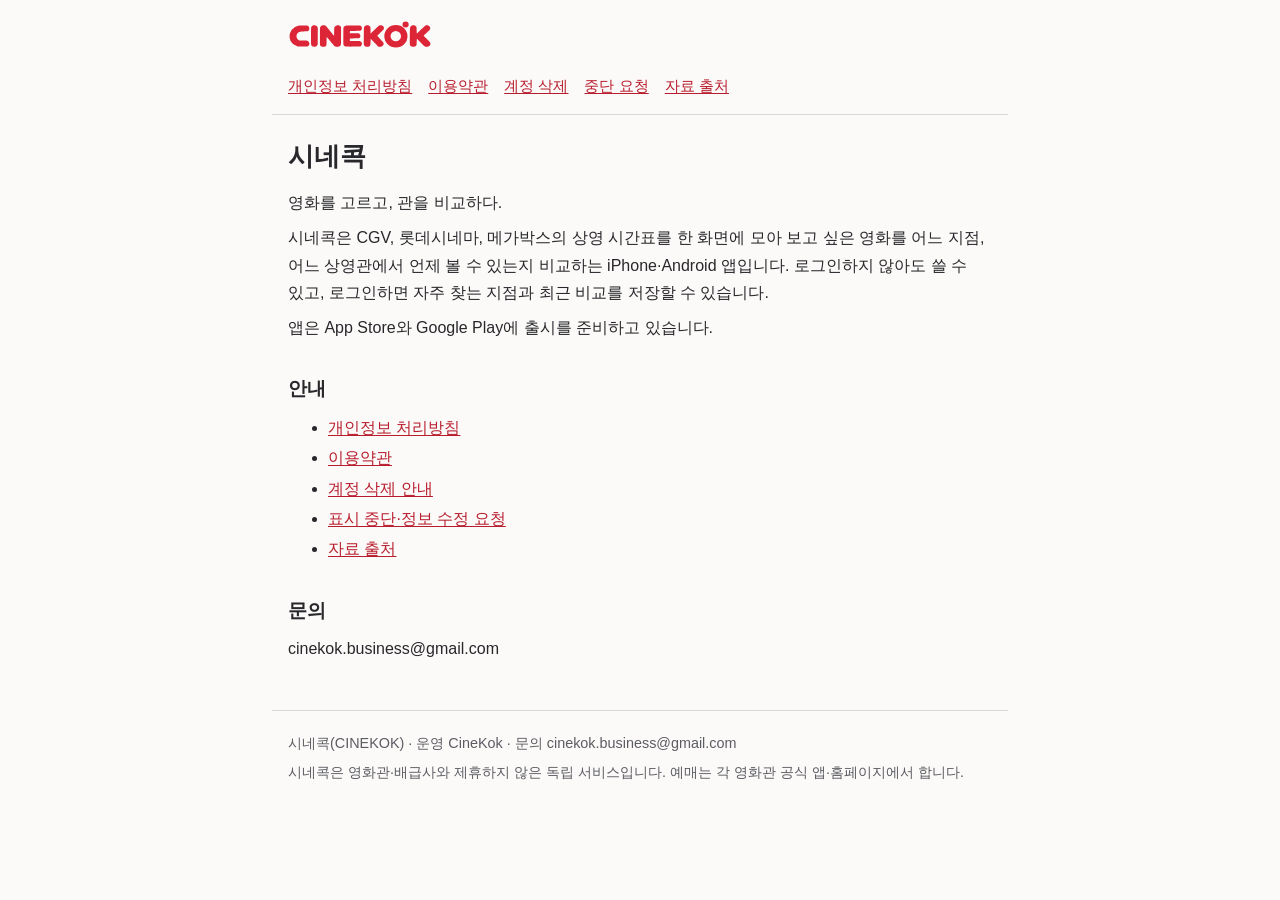
<file: index.html>
<!doctype html>
<html lang="ko">
<head>
<meta charset="utf-8">
<meta name="viewport" content="width=device-width, initial-scale=1">
<meta http-equiv="Content-Security-Policy" content="default-src 'none'; style-src 'self'; img-src 'self'; base-uri 'none'; form-action 'none'">
<meta name="referrer" content="no-referrer">
<meta name="description" content="영화관 상영 시간표와 상영관을 한 화면에서 비교하는 앱 시네콕의 안내 페이지입니다.">
<title>시네콕</title>
<link rel="icon" href="assets/favicon.svg" type="image/svg+xml">
<link rel="stylesheet" href="style.css">
</head>
<body>
<a class="skip" href="#main">본문으로 건너뛰기</a>
<header>
<a class="home" href="index.html"><picture><source srcset="assets/wordmark-dark.svg" media="(prefers-color-scheme: dark)"><img src="assets/wordmark.svg" alt="시네콕 홈" width="144" height="29"></picture></a>
<nav aria-label="안내 페이지"><ul><li><a href="privacy.html">개인정보 처리방침</a></li><li><a href="terms.html">이용약관</a></li><li><a href="delete-account.html">계정 삭제</a></li><li><a href="takedown.html">중단 요청</a></li><li><a href="sources.html">자료 출처</a></li></ul></nav>
</header>
<main id="main">
<h1>시네콕</h1>
<p>영화를 고르고, 관을 비교하다.</p>
<p>시네콕은 CGV, 롯데시네마, 메가박스의 상영 시간표를 한 화면에 모아 보고 싶은 영화를 어느 지점, 어느 상영관에서 언제 볼 수 있는지 비교하는 iPhone·Android 앱입니다. 로그인하지 않아도 쓸 수 있고, 로그인하면 자주 찾는 지점과 최근 비교를 저장할 수 있습니다.</p>
<p>앱은 App Store와 Google Play에 출시를 준비하고 있습니다.</p>
<h2 id="s1">안내</h2>
<ul><li><a href="privacy.html">개인정보 처리방침</a></li><li><a href="terms.html">이용약관</a></li><li><a href="delete-account.html">계정 삭제 안내</a></li><li><a href="takedown.html">표시 중단·정보 수정 요청</a></li><li><a href="sources.html">자료 출처</a></li></ul>
<h2 id="s2">문의</h2>
<p>cinekok.business@gmail.com</p>
</main>
<footer>
<p>시네콕(CINEKOK) · 운영 CineKok · 문의 cinekok.business@gmail.com</p>
<p>시네콕은 영화관·배급사와 제휴하지 않은 독립 서비스입니다. 예매는 각 영화관 공식 앱·홈페이지에서 합니다.</p>
</footer>
</body>
</html>
</file>
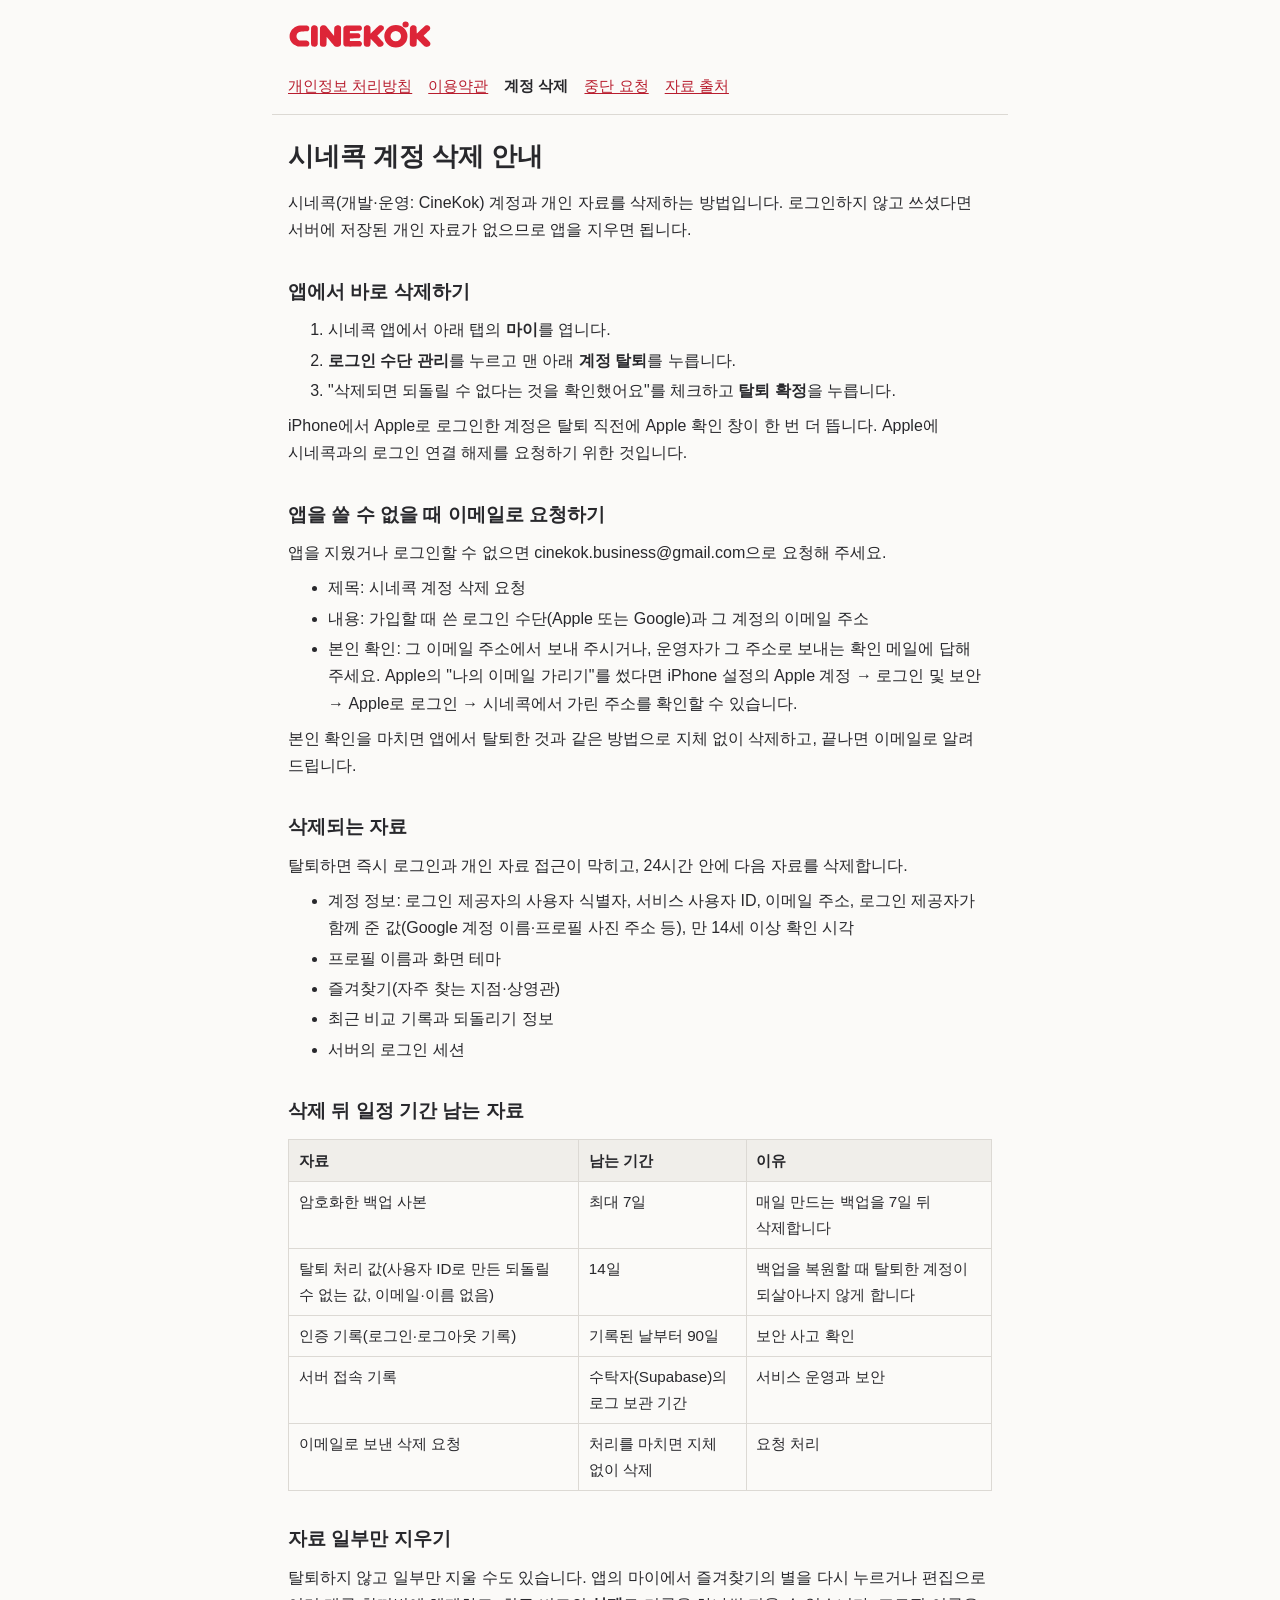
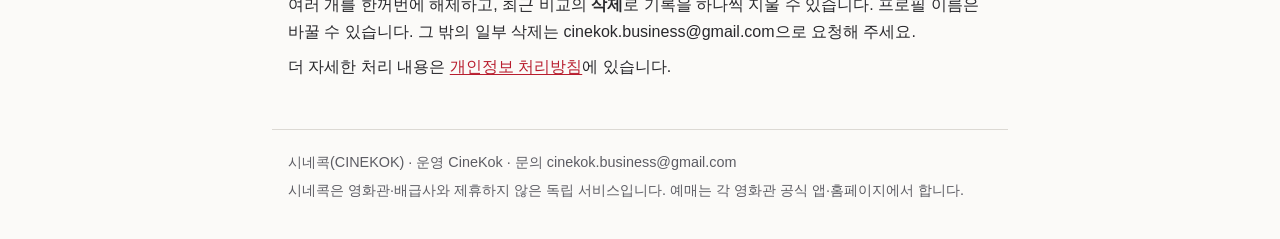
<file: delete-account.html>
<!doctype html>
<html lang="ko">
<head>
<meta charset="utf-8">
<meta name="viewport" content="width=device-width, initial-scale=1">
<meta http-equiv="Content-Security-Policy" content="default-src 'none'; style-src 'self'; img-src 'self'; base-uri 'none'; form-action 'none'">
<meta name="referrer" content="no-referrer">
<meta name="description" content="시네콕 계정과 개인 자료를 삭제하는 방법, 삭제되는 자료와 남는 기간을 안내합니다.">
<title>시네콕 계정 삭제 안내 · 시네콕</title>
<link rel="icon" href="assets/favicon.svg" type="image/svg+xml">
<link rel="stylesheet" href="style.css">
</head>
<body>
<a class="skip" href="#main">본문으로 건너뛰기</a>
<header>
<a class="home" href="index.html"><picture><source srcset="assets/wordmark-dark.svg" media="(prefers-color-scheme: dark)"><img src="assets/wordmark.svg" alt="시네콕 홈" width="144" height="29"></picture></a>
<nav aria-label="안내 페이지"><ul><li><a href="privacy.html">개인정보 처리방침</a></li><li><a href="terms.html">이용약관</a></li><li><a href="delete-account.html" aria-current="page">계정 삭제</a></li><li><a href="takedown.html">중단 요청</a></li><li><a href="sources.html">자료 출처</a></li></ul></nav>
</header>
<main id="main">
<h1>시네콕 계정 삭제 안내</h1>
<p>시네콕(개발·운영: CineKok) 계정과 개인 자료를 삭제하는 방법입니다. 로그인하지 않고 쓰셨다면 서버에 저장된 개인 자료가 없으므로 앱을 지우면 됩니다.</p>
<h2 id="s1">앱에서 바로 삭제하기</h2>
<ol><li>시네콕 앱에서 아래 탭의 <strong>마이</strong>를 엽니다.</li><li><strong>로그인 수단 관리</strong>를 누르고 맨 아래 <strong>계정 탈퇴</strong>를 누릅니다.</li><li>"삭제되면 되돌릴 수 없다는 것을 확인했어요"를 체크하고 <strong>탈퇴 확정</strong>을 누릅니다.</li></ol>
<p>iPhone에서 Apple로 로그인한 계정은 탈퇴 직전에 Apple 확인 창이 한 번 더 뜹니다. Apple에 시네콕과의 로그인 연결 해제를 요청하기 위한 것입니다.</p>
<h2 id="s2">앱을 쓸 수 없을 때 이메일로 요청하기</h2>
<p>앱을 지웠거나 로그인할 수 없으면 cinekok.business@gmail.com으로 요청해 주세요.</p>
<ul><li>제목: 시네콕 계정 삭제 요청</li><li>내용: 가입할 때 쓴 로그인 수단(Apple 또는 Google)과 그 계정의 이메일 주소</li><li>본인 확인: 그 이메일 주소에서 보내 주시거나, 운영자가 그 주소로 보내는 확인 메일에 답해 주세요. Apple의 "나의 이메일 가리기"를 썼다면 iPhone 설정의 Apple 계정 → 로그인 및 보안 → Apple로 로그인 → 시네콕에서 가린 주소를 확인할 수 있습니다.</li></ul>
<p>본인 확인을 마치면 앱에서 탈퇴한 것과 같은 방법으로 지체 없이 삭제하고, 끝나면 이메일로 알려 드립니다.</p>
<h2 id="s3">삭제되는 자료</h2>
<p>탈퇴하면 즉시 로그인과 개인 자료 접근이 막히고, 24시간 안에 다음 자료를 삭제합니다.</p>
<ul><li>계정 정보: 로그인 제공자의 사용자 식별자, 서비스 사용자 ID, 이메일 주소, 로그인 제공자가 함께 준 값(Google 계정 이름·프로필 사진 주소 등), 만 14세 이상 확인 시각</li><li>프로필 이름과 화면 테마</li><li>즐겨찾기(자주 찾는 지점·상영관)</li><li>최근 비교 기록과 되돌리기 정보</li><li>서버의 로그인 세션</li></ul>
<h2 id="s4">삭제 뒤 일정 기간 남는 자료</h2>
<div class="table"><table><thead><tr><th scope="col">자료</th><th scope="col">남는 기간</th><th scope="col">이유</th></tr></thead><tbody><tr><td>암호화한 백업 사본</td><td>최대 7일</td><td>매일 만드는 백업을 7일 뒤 삭제합니다</td></tr><tr><td>탈퇴 처리 값(사용자 ID로 만든 되돌릴 수 없는 값, 이메일·이름 없음)</td><td>14일</td><td>백업을 복원할 때 탈퇴한 계정이 되살아나지 않게 합니다</td></tr><tr><td>인증 기록(로그인·로그아웃 기록)</td><td>기록된 날부터 90일</td><td>보안 사고 확인</td></tr><tr><td>서버 접속 기록</td><td>수탁자(Supabase)의 로그 보관 기간</td><td>서비스 운영과 보안</td></tr><tr><td>이메일로 보낸 삭제 요청</td><td>처리를 마치면 지체 없이 삭제</td><td>요청 처리</td></tr></tbody></table></div>
<h2 id="s5">자료 일부만 지우기</h2>
<p>탈퇴하지 않고 일부만 지울 수도 있습니다. 앱의 마이에서 즐겨찾기의 별을 다시 누르거나 편집으로 여러 개를 한꺼번에 해제하고, 최근 비교의 <strong>삭제</strong>로 기록을 하나씩 지울 수 있습니다. 프로필 이름은 바꿀 수 있습니다. 그 밖의 일부 삭제는 cinekok.business@gmail.com으로 요청해 주세요.</p>
<p>더 자세한 처리 내용은 <a href="privacy.html">개인정보 처리방침</a>에 있습니다.</p>
</main>
<footer>
<p>시네콕(CINEKOK) · 운영 CineKok · 문의 cinekok.business@gmail.com</p>
<p>시네콕은 영화관·배급사와 제휴하지 않은 독립 서비스입니다. 예매는 각 영화관 공식 앱·홈페이지에서 합니다.</p>
</footer>
</body>
</html>
</file>
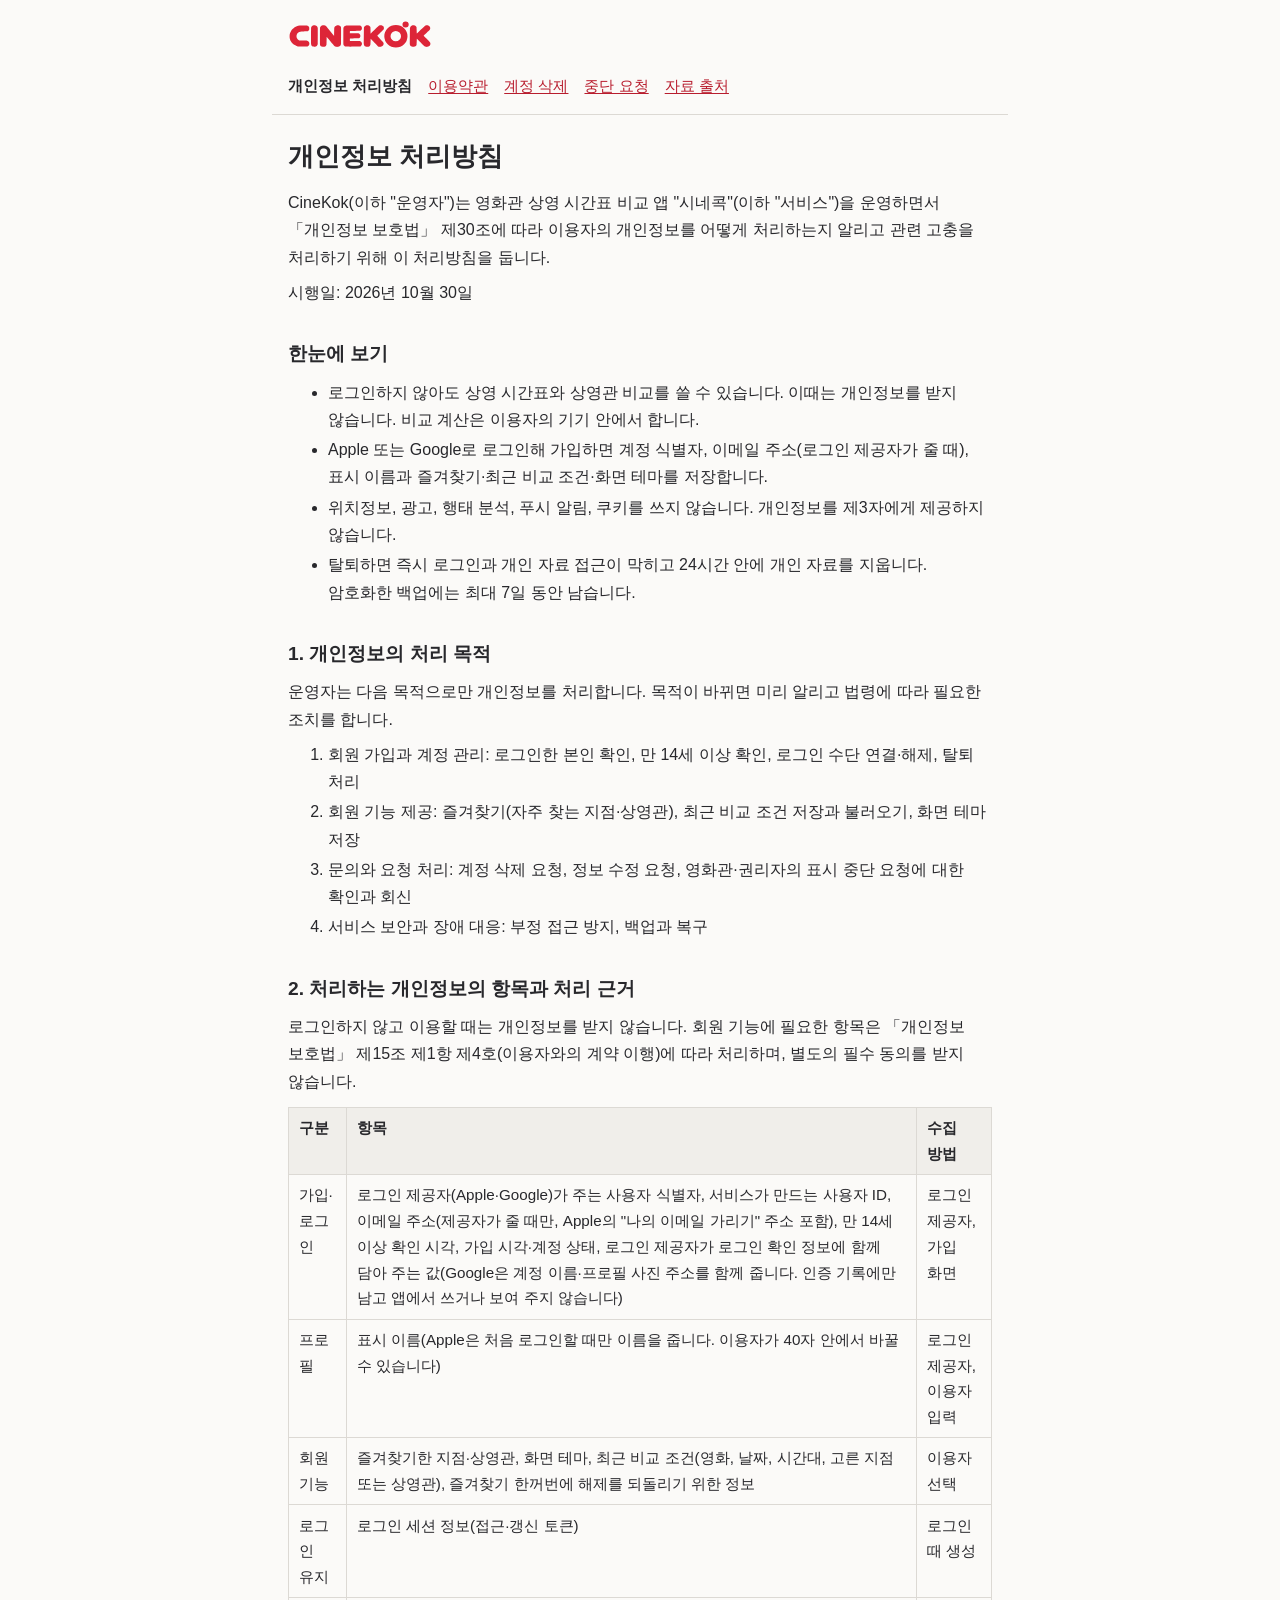
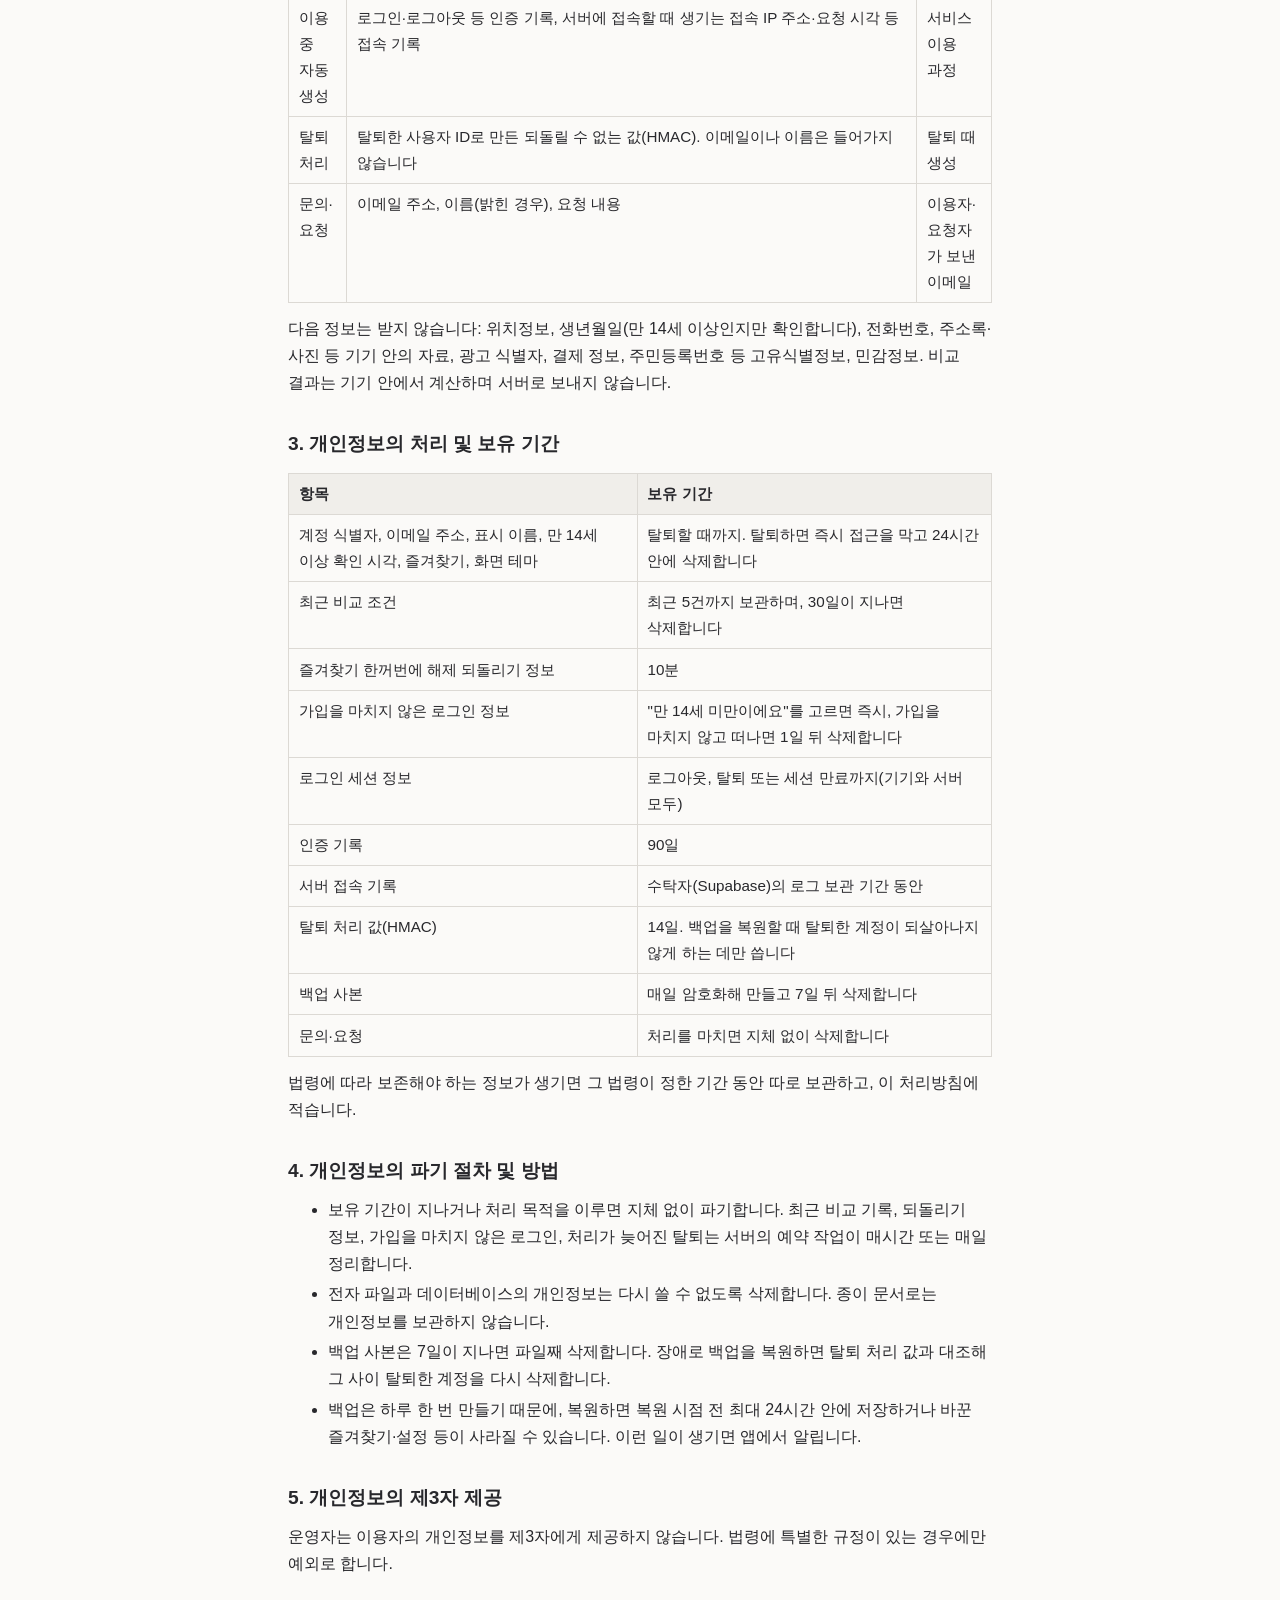
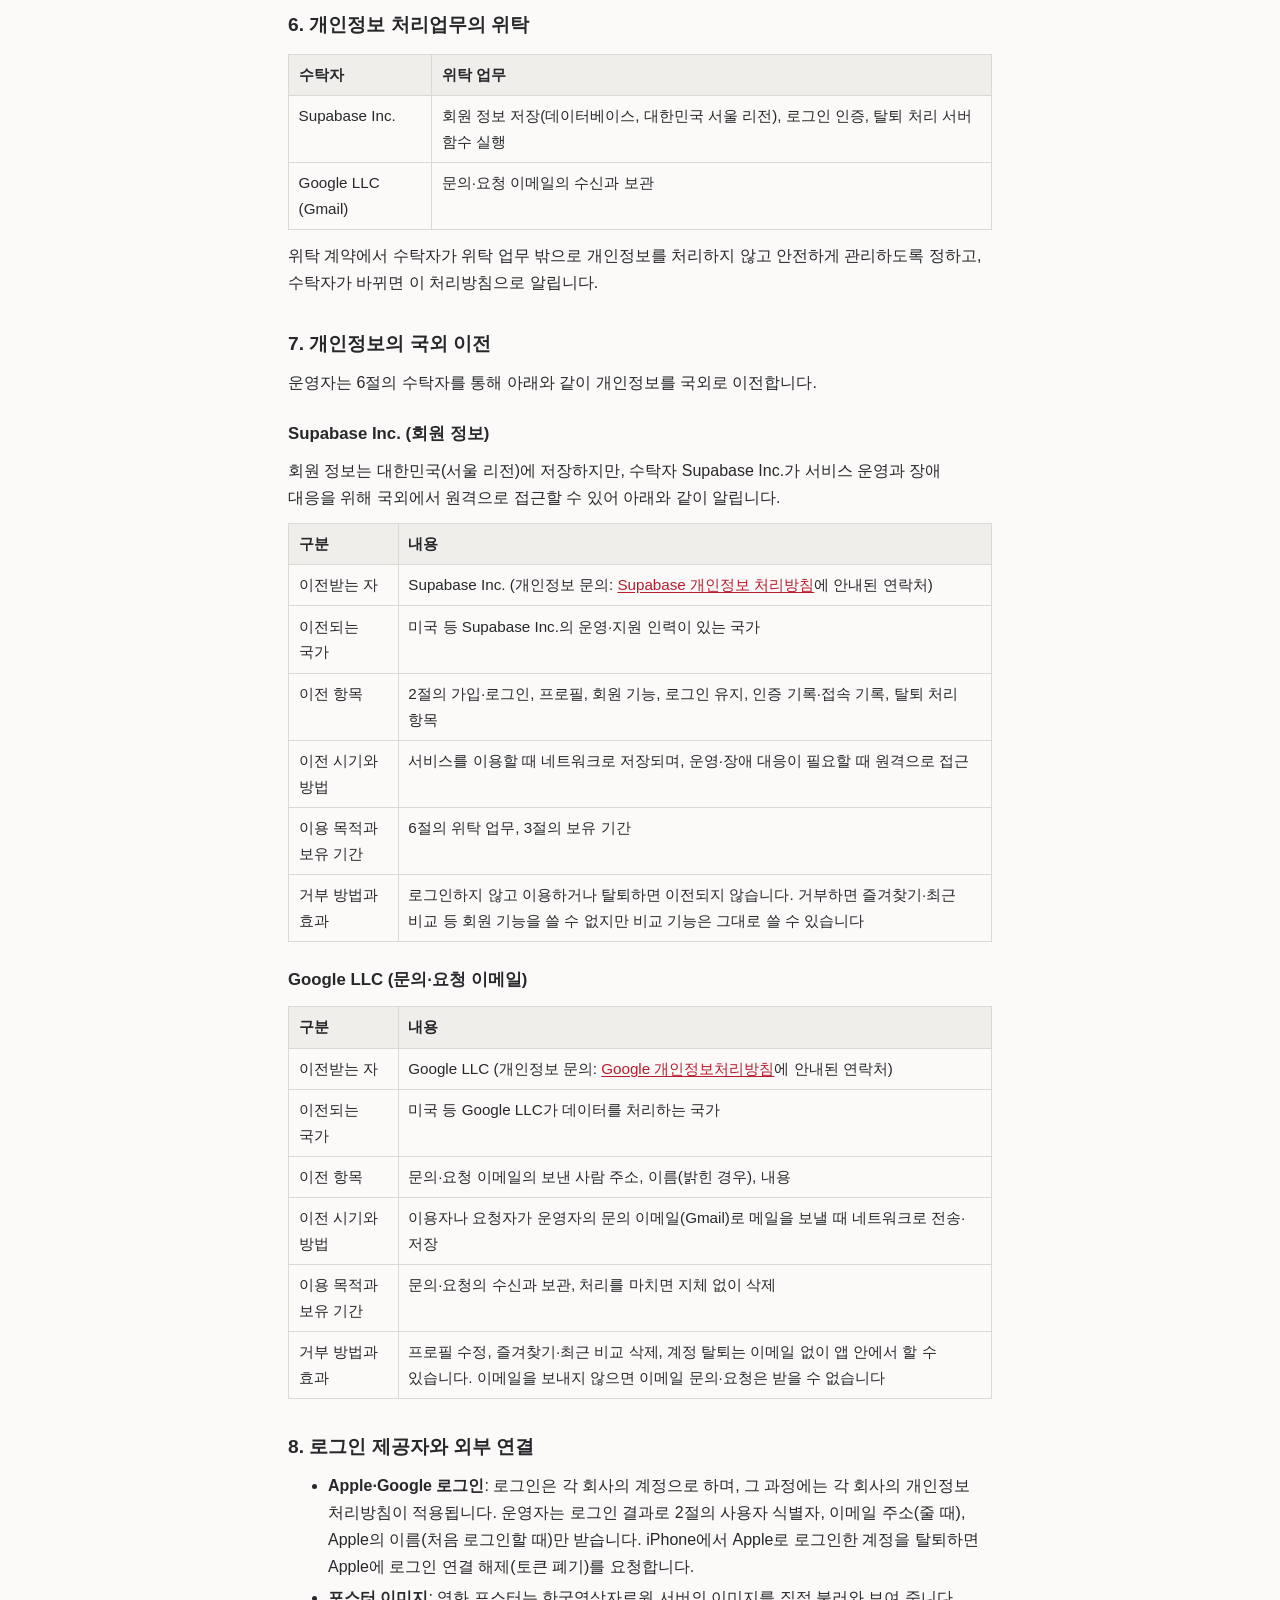
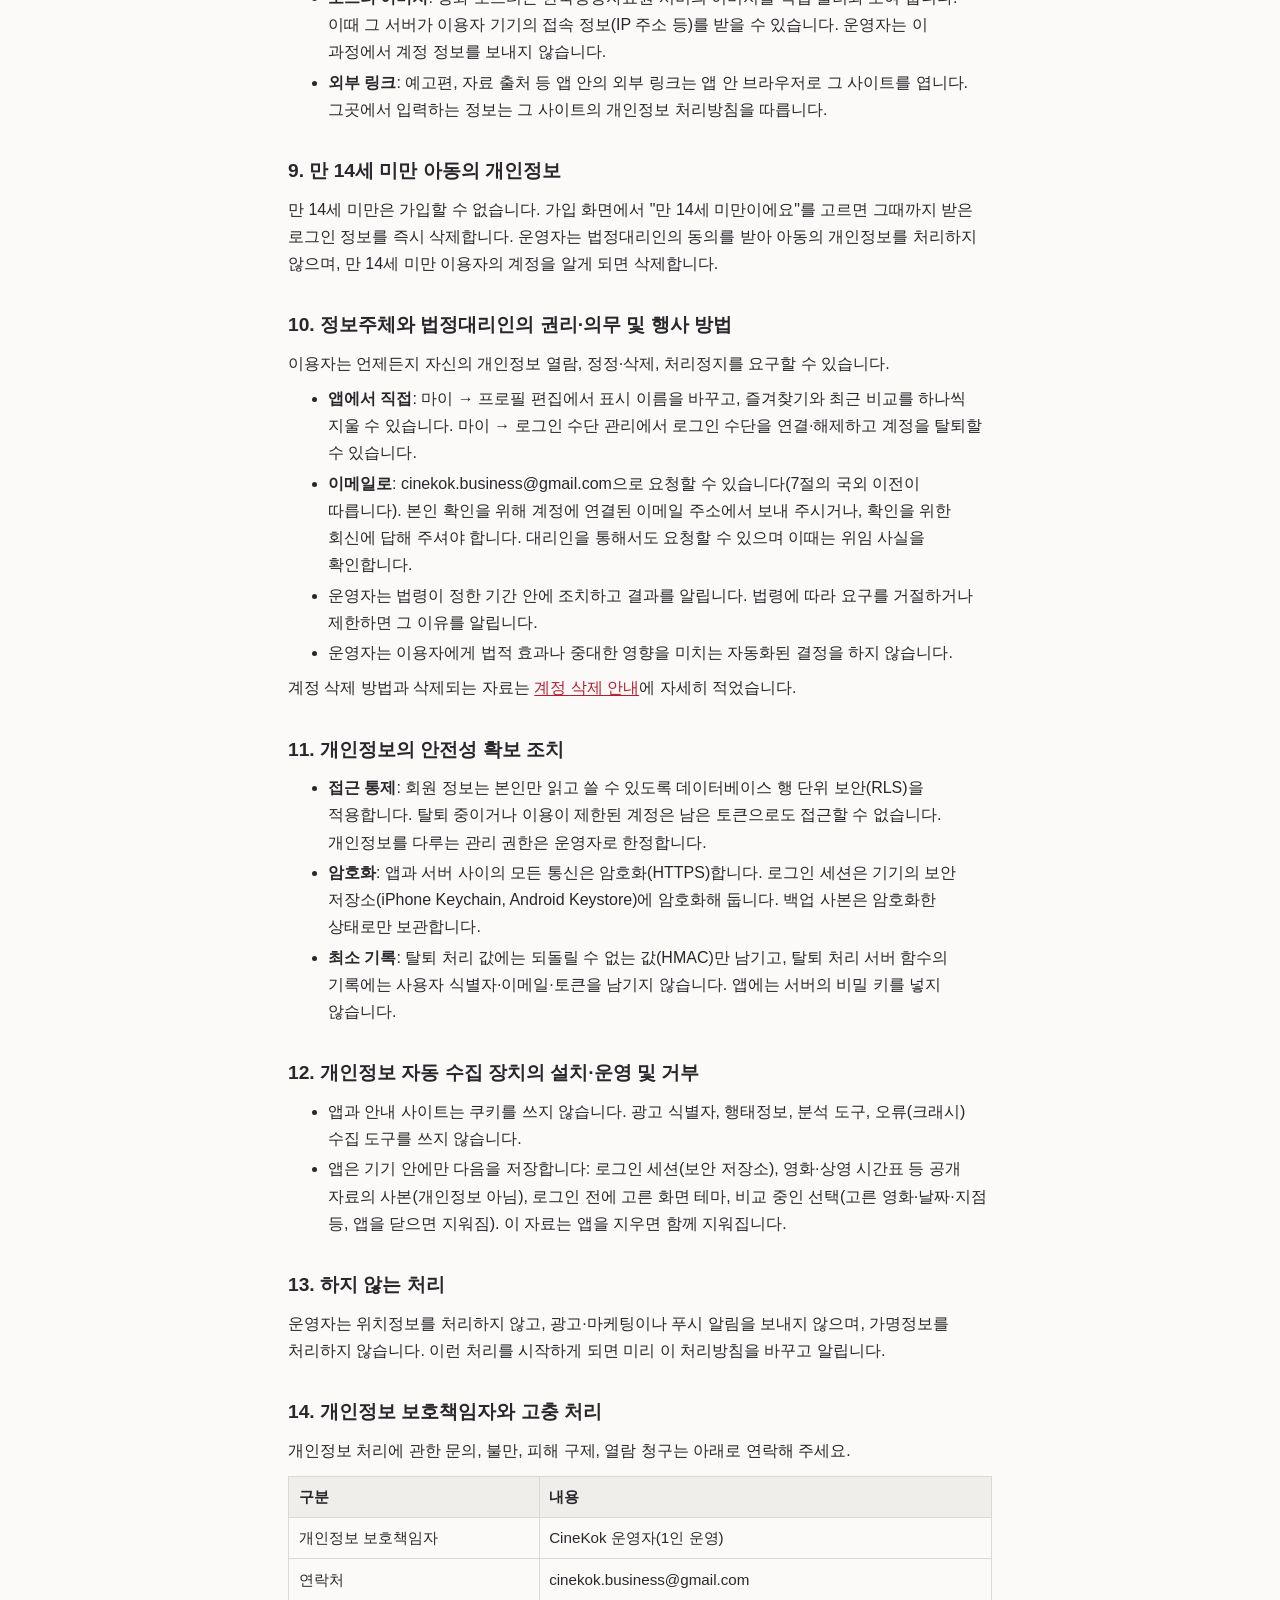
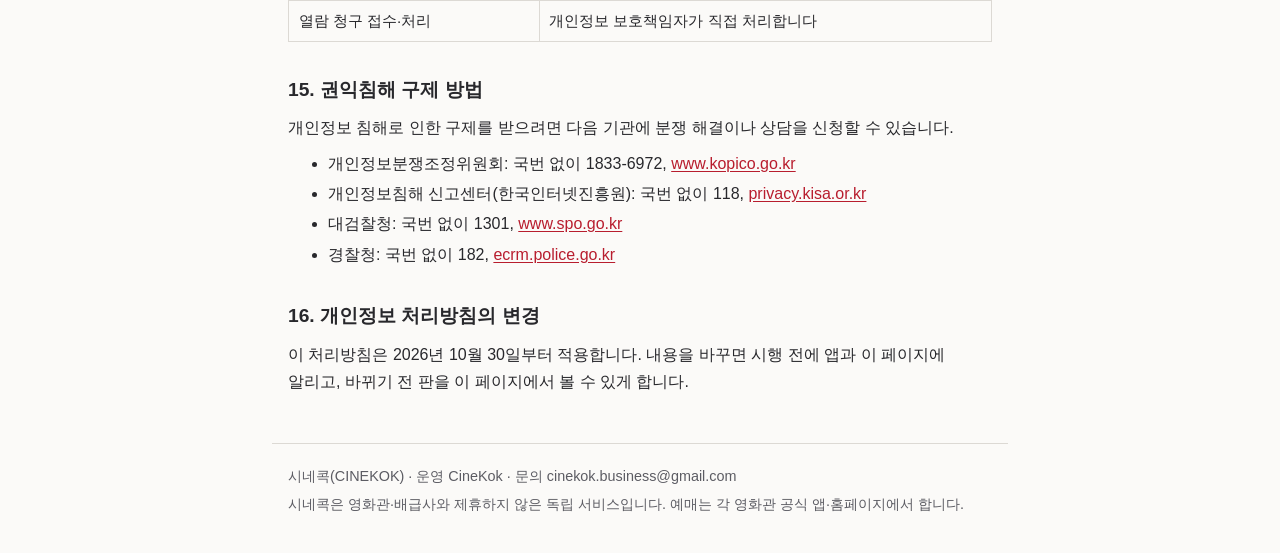
<file: privacy.html>
<!doctype html>
<html lang="ko">
<head>
<meta charset="utf-8">
<meta name="viewport" content="width=device-width, initial-scale=1">
<meta http-equiv="Content-Security-Policy" content="default-src 'none'; style-src 'self'; img-src 'self'; base-uri 'none'; form-action 'none'">
<meta name="referrer" content="no-referrer">
<meta name="description" content="시네콕이 처리하는 개인정보의 항목, 목적, 보유 기간과 이용자의 권리를 안내합니다.">
<title>개인정보 처리방침 · 시네콕</title>
<link rel="icon" href="assets/favicon.svg" type="image/svg+xml">
<link rel="stylesheet" href="style.css">
</head>
<body>
<a class="skip" href="#main">본문으로 건너뛰기</a>
<header>
<a class="home" href="index.html"><picture><source srcset="assets/wordmark-dark.svg" media="(prefers-color-scheme: dark)"><img src="assets/wordmark.svg" alt="시네콕 홈" width="144" height="29"></picture></a>
<nav aria-label="안내 페이지"><ul><li><a href="privacy.html" aria-current="page">개인정보 처리방침</a></li><li><a href="terms.html">이용약관</a></li><li><a href="delete-account.html">계정 삭제</a></li><li><a href="takedown.html">중단 요청</a></li><li><a href="sources.html">자료 출처</a></li></ul></nav>
</header>
<main id="main">
<h1>개인정보 처리방침</h1>
<p>CineKok(이하 "운영자")는 영화관 상영 시간표 비교 앱 "시네콕"(이하 "서비스")을 운영하면서 「개인정보 보호법」 제30조에 따라 이용자의 개인정보를 어떻게 처리하는지 알리고 관련 고충을 처리하기 위해 이 처리방침을 둡니다.</p>
<p>시행일: 2026년 10월 30일</p>
<h2 id="s1">한눈에 보기</h2>
<ul><li>로그인하지 않아도 상영 시간표와 상영관 비교를 쓸 수 있습니다. 이때는 개인정보를 받지 않습니다. 비교 계산은 이용자의 기기 안에서 합니다.</li><li>Apple 또는 Google로 로그인해 가입하면 계정 식별자, 이메일 주소(로그인 제공자가 줄 때), 표시 이름과 즐겨찾기·최근 비교 조건·화면 테마를 저장합니다.</li><li>위치정보, 광고, 행태 분석, 푸시 알림, 쿠키를 쓰지 않습니다. 개인정보를 제3자에게 제공하지 않습니다.</li><li>탈퇴하면 즉시 로그인과 개인 자료 접근이 막히고 24시간 안에 개인 자료를 지웁니다. 암호화한 백업에는 최대 7일 동안 남습니다.</li></ul>
<h2 id="s2">1. 개인정보의 처리 목적</h2>
<p>운영자는 다음 목적으로만 개인정보를 처리합니다. 목적이 바뀌면 미리 알리고 법령에 따라 필요한 조치를 합니다.</p>
<ol><li>회원 가입과 계정 관리: 로그인한 본인 확인, 만 14세 이상 확인, 로그인 수단 연결·해제, 탈퇴 처리</li><li>회원 기능 제공: 즐겨찾기(자주 찾는 지점·상영관), 최근 비교 조건 저장과 불러오기, 화면 테마 저장</li><li>문의와 요청 처리: 계정 삭제 요청, 정보 수정 요청, 영화관·권리자의 표시 중단 요청에 대한 확인과 회신</li><li>서비스 보안과 장애 대응: 부정 접근 방지, 백업과 복구</li></ol>
<h2 id="s3">2. 처리하는 개인정보의 항목과 처리 근거</h2>
<p>로그인하지 않고 이용할 때는 개인정보를 받지 않습니다. 회원 기능에 필요한 항목은 「개인정보 보호법」 제15조 제1항 제4호(이용자와의 계약 이행)에 따라 처리하며, 별도의 필수 동의를 받지 않습니다.</p>
<div class="table"><table><thead><tr><th scope="col">구분</th><th scope="col">항목</th><th scope="col">수집 방법</th></tr></thead><tbody><tr><td>가입·로그인</td><td>로그인 제공자(Apple·Google)가 주는 사용자 식별자, 서비스가 만드는 사용자 ID, 이메일 주소(제공자가 줄 때만, Apple의 "나의 이메일 가리기" 주소 포함), 만 14세 이상 확인 시각, 가입 시각·계정 상태, 로그인 제공자가 로그인 확인 정보에 함께 담아 주는 값(Google은 계정 이름·프로필 사진 주소를 함께 줍니다. 인증 기록에만 남고 앱에서 쓰거나 보여 주지 않습니다)</td><td>로그인 제공자, 가입 화면</td></tr><tr><td>프로필</td><td>표시 이름(Apple은 처음 로그인할 때만 이름을 줍니다. 이용자가 40자 안에서 바꿀 수 있습니다)</td><td>로그인 제공자, 이용자 입력</td></tr><tr><td>회원 기능</td><td>즐겨찾기한 지점·상영관, 화면 테마, 최근 비교 조건(영화, 날짜, 시간대, 고른 지점 또는 상영관), 즐겨찾기 한꺼번에 해제를 되돌리기 위한 정보</td><td>이용자 선택</td></tr><tr><td>로그인 유지</td><td>로그인 세션 정보(접근·갱신 토큰)</td><td>로그인 때 생성</td></tr><tr><td>이용 중 자동 생성</td><td>로그인·로그아웃 등 인증 기록, 서버에 접속할 때 생기는 접속 IP 주소·요청 시각 등 접속 기록</td><td>서비스 이용 과정</td></tr><tr><td>탈퇴 처리</td><td>탈퇴한 사용자 ID로 만든 되돌릴 수 없는 값(HMAC). 이메일이나 이름은 들어가지 않습니다</td><td>탈퇴 때 생성</td></tr><tr><td>문의·요청</td><td>이메일 주소, 이름(밝힌 경우), 요청 내용</td><td>이용자·요청자가 보낸 이메일</td></tr></tbody></table></div>
<p>다음 정보는 받지 않습니다: 위치정보, 생년월일(만 14세 이상인지만 확인합니다), 전화번호, 주소록·사진 등 기기 안의 자료, 광고 식별자, 결제 정보, 주민등록번호 등 고유식별정보, 민감정보. 비교 결과는 기기 안에서 계산하며 서버로 보내지 않습니다.</p>
<h2 id="s4">3. 개인정보의 처리 및 보유 기간</h2>
<div class="table"><table><thead><tr><th scope="col">항목</th><th scope="col">보유 기간</th></tr></thead><tbody><tr><td>계정 식별자, 이메일 주소, 표시 이름, 만 14세 이상 확인 시각, 즐겨찾기, 화면 테마</td><td>탈퇴할 때까지. 탈퇴하면 즉시 접근을 막고 24시간 안에 삭제합니다</td></tr><tr><td>최근 비교 조건</td><td>최근 5건까지 보관하며, 30일이 지나면 삭제합니다</td></tr><tr><td>즐겨찾기 한꺼번에 해제 되돌리기 정보</td><td>10분</td></tr><tr><td>가입을 마치지 않은 로그인 정보</td><td>"만 14세 미만이에요"를 고르면 즉시, 가입을 마치지 않고 떠나면 1일 뒤 삭제합니다</td></tr><tr><td>로그인 세션 정보</td><td>로그아웃, 탈퇴 또는 세션 만료까지(기기와 서버 모두)</td></tr><tr><td>인증 기록</td><td>90일</td></tr><tr><td>서버 접속 기록</td><td>수탁자(Supabase)의 로그 보관 기간 동안</td></tr><tr><td>탈퇴 처리 값(HMAC)</td><td>14일. 백업을 복원할 때 탈퇴한 계정이 되살아나지 않게 하는 데만 씁니다</td></tr><tr><td>백업 사본</td><td>매일 암호화해 만들고 7일 뒤 삭제합니다</td></tr><tr><td>문의·요청</td><td>처리를 마치면 지체 없이 삭제합니다</td></tr></tbody></table></div>
<p>법령에 따라 보존해야 하는 정보가 생기면 그 법령이 정한 기간 동안 따로 보관하고, 이 처리방침에 적습니다.</p>
<h2 id="s5">4. 개인정보의 파기 절차 및 방법</h2>
<ul><li>보유 기간이 지나거나 처리 목적을 이루면 지체 없이 파기합니다. 최근 비교 기록, 되돌리기 정보, 가입을 마치지 않은 로그인, 처리가 늦어진 탈퇴는 서버의 예약 작업이 매시간 또는 매일 정리합니다.</li><li>전자 파일과 데이터베이스의 개인정보는 다시 쓸 수 없도록 삭제합니다. 종이 문서로는 개인정보를 보관하지 않습니다.</li><li>백업 사본은 7일이 지나면 파일째 삭제합니다. 장애로 백업을 복원하면 탈퇴 처리 값과 대조해 그 사이 탈퇴한 계정을 다시 삭제합니다.</li><li>백업은 하루 한 번 만들기 때문에, 복원하면 복원 시점 전 최대 24시간 안에 저장하거나 바꾼 즐겨찾기·설정 등이 사라질 수 있습니다. 이런 일이 생기면 앱에서 알립니다.</li></ul>
<h2 id="s6">5. 개인정보의 제3자 제공</h2>
<p>운영자는 이용자의 개인정보를 제3자에게 제공하지 않습니다. 법령에 특별한 규정이 있는 경우에만 예외로 합니다.</p>
<h2 id="s7">6. 개인정보 처리업무의 위탁</h2>
<div class="table"><table><thead><tr><th scope="col">수탁자</th><th scope="col">위탁 업무</th></tr></thead><tbody><tr><td>Supabase Inc.</td><td>회원 정보 저장(데이터베이스, 대한민국 서울 리전), 로그인 인증, 탈퇴 처리 서버 함수 실행</td></tr><tr><td>Google LLC (Gmail)</td><td>문의·요청 이메일의 수신과 보관</td></tr></tbody></table></div>
<p>위탁 계약에서 수탁자가 위탁 업무 밖으로 개인정보를 처리하지 않고 안전하게 관리하도록 정하고, 수탁자가 바뀌면 이 처리방침으로 알립니다.</p>
<h2 id="s8">7. 개인정보의 국외 이전</h2>
<p>운영자는 6절의 수탁자를 통해 아래와 같이 개인정보를 국외로 이전합니다.</p>
<h3 id="s9">Supabase Inc. (회원 정보)</h3>
<p>회원 정보는 대한민국(서울 리전)에 저장하지만, 수탁자 Supabase Inc.가 서비스 운영과 장애 대응을 위해 국외에서 원격으로 접근할 수 있어 아래와 같이 알립니다.</p>
<div class="table"><table><thead><tr><th scope="col">구분</th><th scope="col">내용</th></tr></thead><tbody><tr><td>이전받는 자</td><td>Supabase Inc. (개인정보 문의: <a href="https://supabase.com/privacy">Supabase 개인정보 처리방침</a>에 안내된 연락처)</td></tr><tr><td>이전되는 국가</td><td>미국 등 Supabase Inc.의 운영·지원 인력이 있는 국가</td></tr><tr><td>이전 항목</td><td>2절의 가입·로그인, 프로필, 회원 기능, 로그인 유지, 인증 기록·접속 기록, 탈퇴 처리 항목</td></tr><tr><td>이전 시기와 방법</td><td>서비스를 이용할 때 네트워크로 저장되며, 운영·장애 대응이 필요할 때 원격으로 접근</td></tr><tr><td>이용 목적과 보유 기간</td><td>6절의 위탁 업무, 3절의 보유 기간</td></tr><tr><td>거부 방법과 효과</td><td>로그인하지 않고 이용하거나 탈퇴하면 이전되지 않습니다. 거부하면 즐겨찾기·최근 비교 등 회원 기능을 쓸 수 없지만 비교 기능은 그대로 쓸 수 있습니다</td></tr></tbody></table></div>
<h3 id="s10">Google LLC (문의·요청 이메일)</h3>
<div class="table"><table><thead><tr><th scope="col">구분</th><th scope="col">내용</th></tr></thead><tbody><tr><td>이전받는 자</td><td>Google LLC (개인정보 문의: <a href="https://policies.google.com/privacy">Google 개인정보처리방침</a>에 안내된 연락처)</td></tr><tr><td>이전되는 국가</td><td>미국 등 Google LLC가 데이터를 처리하는 국가</td></tr><tr><td>이전 항목</td><td>문의·요청 이메일의 보낸 사람 주소, 이름(밝힌 경우), 내용</td></tr><tr><td>이전 시기와 방법</td><td>이용자나 요청자가 운영자의 문의 이메일(Gmail)로 메일을 보낼 때 네트워크로 전송·저장</td></tr><tr><td>이용 목적과 보유 기간</td><td>문의·요청의 수신과 보관, 처리를 마치면 지체 없이 삭제</td></tr><tr><td>거부 방법과 효과</td><td>프로필 수정, 즐겨찾기·최근 비교 삭제, 계정 탈퇴는 이메일 없이 앱 안에서 할 수 있습니다. 이메일을 보내지 않으면 이메일 문의·요청은 받을 수 없습니다</td></tr></tbody></table></div>
<h2 id="s11">8. 로그인 제공자와 외부 연결</h2>
<ul><li><strong>Apple·Google 로그인</strong>: 로그인은 각 회사의 계정으로 하며, 그 과정에는 각 회사의 개인정보 처리방침이 적용됩니다. 운영자는 로그인 결과로 2절의 사용자 식별자, 이메일 주소(줄 때), Apple의 이름(처음 로그인할 때)만 받습니다. iPhone에서 Apple로 로그인한 계정을 탈퇴하면 Apple에 로그인 연결 해제(토큰 폐기)를 요청합니다.</li><li><strong>포스터 이미지</strong>: 영화 포스터는 한국영상자료원 서버의 이미지를 직접 불러와 보여 줍니다. 이때 그 서버가 이용자 기기의 접속 정보(IP 주소 등)를 받을 수 있습니다. 운영자는 이 과정에서 계정 정보를 보내지 않습니다.</li><li><strong>외부 링크</strong>: 예고편, 자료 출처 등 앱 안의 외부 링크는 앱 안 브라우저로 그 사이트를 엽니다. 그곳에서 입력하는 정보는 그 사이트의 개인정보 처리방침을 따릅니다.</li></ul>
<h2 id="s12">9. 만 14세 미만 아동의 개인정보</h2>
<p>만 14세 미만은 가입할 수 없습니다. 가입 화면에서 "만 14세 미만이에요"를 고르면 그때까지 받은 로그인 정보를 즉시 삭제합니다. 운영자는 법정대리인의 동의를 받아 아동의 개인정보를 처리하지 않으며, 만 14세 미만 이용자의 계정을 알게 되면 삭제합니다.</p>
<h2 id="s13">10. 정보주체와 법정대리인의 권리·의무 및 행사 방법</h2>
<p>이용자는 언제든지 자신의 개인정보 열람, 정정·삭제, 처리정지를 요구할 수 있습니다.</p>
<ul><li><strong>앱에서 직접</strong>: 마이 → 프로필 편집에서 표시 이름을 바꾸고, 즐겨찾기와 최근 비교를 하나씩 지울 수 있습니다. 마이 → 로그인 수단 관리에서 로그인 수단을 연결·해제하고 계정을 탈퇴할 수 있습니다.</li><li><strong>이메일로</strong>: cinekok.business@gmail.com으로 요청할 수 있습니다(7절의 국외 이전이 따릅니다). 본인 확인을 위해 계정에 연결된 이메일 주소에서 보내 주시거나, 확인을 위한 회신에 답해 주셔야 합니다. 대리인을 통해서도 요청할 수 있으며 이때는 위임 사실을 확인합니다.</li><li>운영자는 법령이 정한 기간 안에 조치하고 결과를 알립니다. 법령에 따라 요구를 거절하거나 제한하면 그 이유를 알립니다.</li><li>운영자는 이용자에게 법적 효과나 중대한 영향을 미치는 자동화된 결정을 하지 않습니다.</li></ul>
<p>계정 삭제 방법과 삭제되는 자료는 <a href="delete-account.html">계정 삭제 안내</a>에 자세히 적었습니다.</p>
<h2 id="s14">11. 개인정보의 안전성 확보 조치</h2>
<ul><li><strong>접근 통제</strong>: 회원 정보는 본인만 읽고 쓸 수 있도록 데이터베이스 행 단위 보안(RLS)을 적용합니다. 탈퇴 중이거나 이용이 제한된 계정은 남은 토큰으로도 접근할 수 없습니다. 개인정보를 다루는 관리 권한은 운영자로 한정합니다.</li><li><strong>암호화</strong>: 앱과 서버 사이의 모든 통신은 암호화(HTTPS)합니다. 로그인 세션은 기기의 보안 저장소(iPhone Keychain, Android Keystore)에 암호화해 둡니다. 백업 사본은 암호화한 상태로만 보관합니다.</li><li><strong>최소 기록</strong>: 탈퇴 처리 값에는 되돌릴 수 없는 값(HMAC)만 남기고, 탈퇴 처리 서버 함수의 기록에는 사용자 식별자·이메일·토큰을 남기지 않습니다. 앱에는 서버의 비밀 키를 넣지 않습니다.</li></ul>
<h2 id="s15">12. 개인정보 자동 수집 장치의 설치·운영 및 거부</h2>
<ul><li>앱과 안내 사이트는 쿠키를 쓰지 않습니다. 광고 식별자, 행태정보, 분석 도구, 오류(크래시) 수집 도구를 쓰지 않습니다.</li><li>앱은 기기 안에만 다음을 저장합니다: 로그인 세션(보안 저장소), 영화·상영 시간표 등 공개 자료의 사본(개인정보 아님), 로그인 전에 고른 화면 테마, 비교 중인 선택(고른 영화·날짜·지점 등, 앱을 닫으면 지워짐). 이 자료는 앱을 지우면 함께 지워집니다.</li></ul>
<h2 id="s16">13. 하지 않는 처리</h2>
<p>운영자는 위치정보를 처리하지 않고, 광고·마케팅이나 푸시 알림을 보내지 않으며, 가명정보를 처리하지 않습니다. 이런 처리를 시작하게 되면 미리 이 처리방침을 바꾸고 알립니다.</p>
<h2 id="s17">14. 개인정보 보호책임자와 고충 처리</h2>
<p>개인정보 처리에 관한 문의, 불만, 피해 구제, 열람 청구는 아래로 연락해 주세요.</p>
<div class="table"><table><thead><tr><th scope="col">구분</th><th scope="col">내용</th></tr></thead><tbody><tr><td>개인정보 보호책임자</td><td>CineKok 운영자(1인 운영)</td></tr><tr><td>연락처</td><td>cinekok.business@gmail.com</td></tr><tr><td>열람 청구 접수·처리</td><td>개인정보 보호책임자가 직접 처리합니다</td></tr></tbody></table></div>
<h2 id="s18">15. 권익침해 구제 방법</h2>
<p>개인정보 침해로 인한 구제를 받으려면 다음 기관에 분쟁 해결이나 상담을 신청할 수 있습니다.</p>
<ul><li>개인정보분쟁조정위원회: 국번 없이 1833-6972, <a href="https://www.kopico.go.kr">www.kopico.go.kr</a></li><li>개인정보침해 신고센터(한국인터넷진흥원): 국번 없이 118, <a href="https://privacy.kisa.or.kr">privacy.kisa.or.kr</a></li><li>대검찰청: 국번 없이 1301, <a href="https://www.spo.go.kr">www.spo.go.kr</a></li><li>경찰청: 국번 없이 182, <a href="https://ecrm.police.go.kr">ecrm.police.go.kr</a></li></ul>
<h2 id="s19">16. 개인정보 처리방침의 변경</h2>
<p>이 처리방침은 2026년 10월 30일부터 적용합니다. 내용을 바꾸면 시행 전에 앱과 이 페이지에 알리고, 바뀌기 전 판을 이 페이지에서 볼 수 있게 합니다.</p>
</main>
<footer>
<p>시네콕(CINEKOK) · 운영 CineKok · 문의 cinekok.business@gmail.com</p>
<p>시네콕은 영화관·배급사와 제휴하지 않은 독립 서비스입니다. 예매는 각 영화관 공식 앱·홈페이지에서 합니다.</p>
</footer>
</body>
</html>
</file>
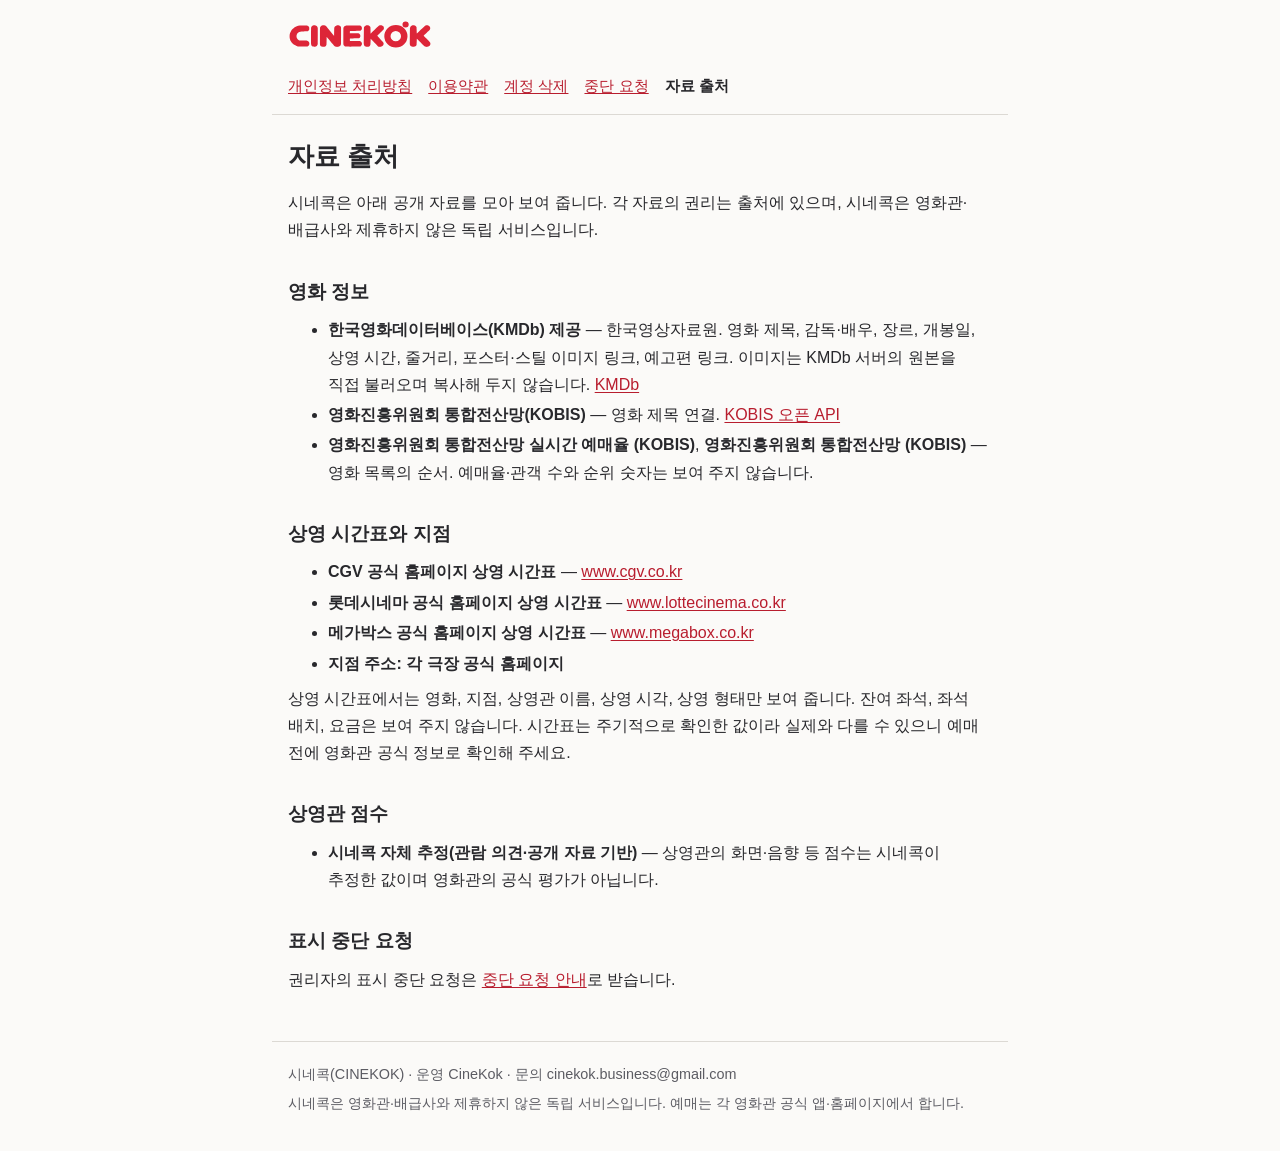
<file: sources.html>
<!doctype html>
<html lang="ko">
<head>
<meta charset="utf-8">
<meta name="viewport" content="width=device-width, initial-scale=1">
<meta http-equiv="Content-Security-Policy" content="default-src 'none'; style-src 'self'; img-src 'self'; base-uri 'none'; form-action 'none'">
<meta name="referrer" content="no-referrer">
<meta name="description" content="시네콕이 보여 주는 영화·상영 정보의 출처를 밝힙니다.">
<title>자료 출처 · 시네콕</title>
<link rel="icon" href="assets/favicon.svg" type="image/svg+xml">
<link rel="stylesheet" href="style.css">
</head>
<body>
<a class="skip" href="#main">본문으로 건너뛰기</a>
<header>
<a class="home" href="index.html"><picture><source srcset="assets/wordmark-dark.svg" media="(prefers-color-scheme: dark)"><img src="assets/wordmark.svg" alt="시네콕 홈" width="144" height="29"></picture></a>
<nav aria-label="안내 페이지"><ul><li><a href="privacy.html">개인정보 처리방침</a></li><li><a href="terms.html">이용약관</a></li><li><a href="delete-account.html">계정 삭제</a></li><li><a href="takedown.html">중단 요청</a></li><li><a href="sources.html" aria-current="page">자료 출처</a></li></ul></nav>
</header>
<main id="main">
<h1>자료 출처</h1>
<p>시네콕은 아래 공개 자료를 모아 보여 줍니다. 각 자료의 권리는 출처에 있으며, 시네콕은 영화관·배급사와 제휴하지 않은 독립 서비스입니다.</p>
<h2 id="s1">영화 정보</h2>
<ul><li><strong>한국영화데이터베이스(KMDb) 제공</strong> — 한국영상자료원. 영화 제목, 감독·배우, 장르, 개봉일, 상영 시간, 줄거리, 포스터·스틸 이미지 링크, 예고편 링크. 이미지는 KMDb 서버의 원본을 직접 불러오며 복사해 두지 않습니다. <a href="https://www.kmdb.or.kr">KMDb</a></li><li><strong>영화진흥위원회 통합전산망(KOBIS)</strong> — 영화 제목 연결. <a href="https://www.kobis.or.kr/kobisopenapi/homepg/main/main.do">KOBIS 오픈 API</a></li><li><strong>영화진흥위원회 통합전산망 실시간 예매율 (KOBIS)</strong>, <strong>영화진흥위원회 통합전산망 (KOBIS)</strong> — 영화 목록의 순서. 예매율·관객 수와 순위 숫자는 보여 주지 않습니다.</li></ul>
<h2 id="s2">상영 시간표와 지점</h2>
<ul><li><strong>CGV 공식 홈페이지 상영 시간표</strong> — <a href="https://www.cgv.co.kr">www.cgv.co.kr</a></li><li><strong>롯데시네마 공식 홈페이지 상영 시간표</strong> — <a href="https://www.lottecinema.co.kr">www.lottecinema.co.kr</a></li><li><strong>메가박스 공식 홈페이지 상영 시간표</strong> — <a href="https://www.megabox.co.kr">www.megabox.co.kr</a></li><li><strong>지점 주소: 각 극장 공식 홈페이지</strong></li></ul>
<p>상영 시간표에서는 영화, 지점, 상영관 이름, 상영 시각, 상영 형태만 보여 줍니다. 잔여 좌석, 좌석 배치, 요금은 보여 주지 않습니다. 시간표는 주기적으로 확인한 값이라 실제와 다를 수 있으니 예매 전에 영화관 공식 정보로 확인해 주세요.</p>
<h2 id="s3">상영관 점수</h2>
<ul><li><strong>시네콕 자체 추정(관람 의견·공개 자료 기반)</strong> — 상영관의 화면·음향 등 점수는 시네콕이 추정한 값이며 영화관의 공식 평가가 아닙니다.</li></ul>
<h2 id="s4">표시 중단 요청</h2>
<p>권리자의 표시 중단 요청은 <a href="takedown.html">중단 요청 안내</a>로 받습니다.</p>
</main>
<footer>
<p>시네콕(CINEKOK) · 운영 CineKok · 문의 cinekok.business@gmail.com</p>
<p>시네콕은 영화관·배급사와 제휴하지 않은 독립 서비스입니다. 예매는 각 영화관 공식 앱·홈페이지에서 합니다.</p>
</footer>
</body>
</html>
</file>
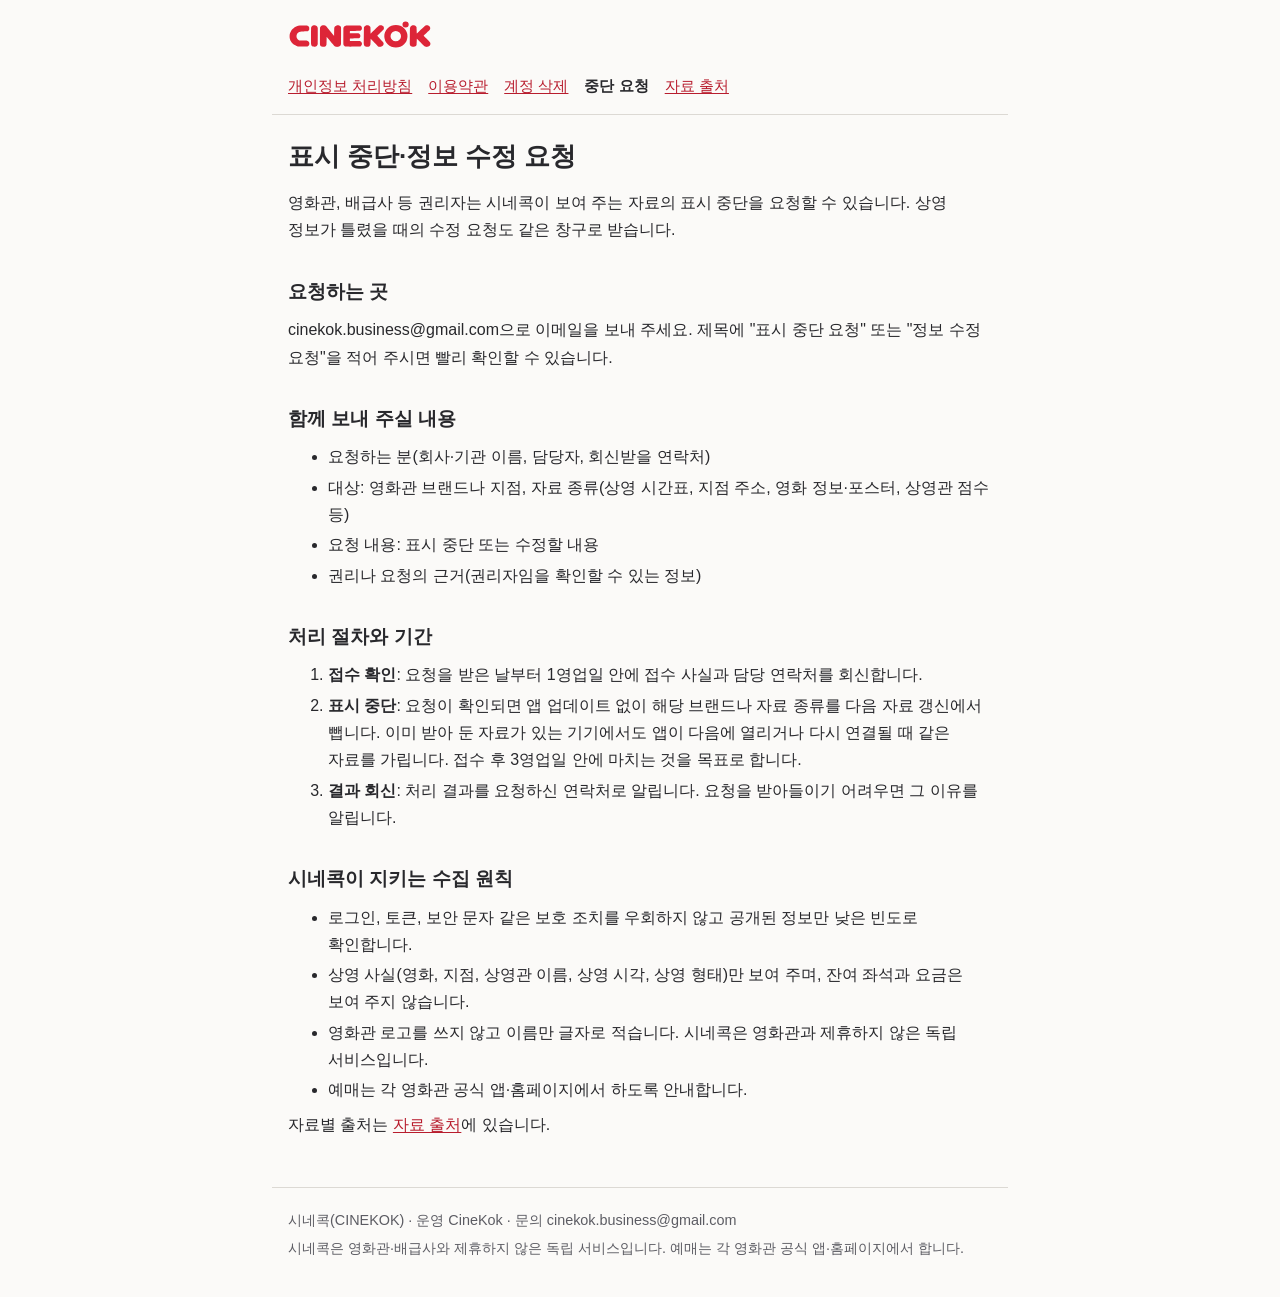
<file: takedown.html>
<!doctype html>
<html lang="ko">
<head>
<meta charset="utf-8">
<meta name="viewport" content="width=device-width, initial-scale=1">
<meta http-equiv="Content-Security-Policy" content="default-src 'none'; style-src 'self'; img-src 'self'; base-uri 'none'; form-action 'none'">
<meta name="referrer" content="no-referrer">
<meta name="description" content="영화관·권리자가 시네콕에 자료 표시 중단을 요청하는 방법과 처리 기간을 안내합니다.">
<title>표시 중단·정보 수정 요청 · 시네콕</title>
<link rel="icon" href="assets/favicon.svg" type="image/svg+xml">
<link rel="stylesheet" href="style.css">
</head>
<body>
<a class="skip" href="#main">본문으로 건너뛰기</a>
<header>
<a class="home" href="index.html"><picture><source srcset="assets/wordmark-dark.svg" media="(prefers-color-scheme: dark)"><img src="assets/wordmark.svg" alt="시네콕 홈" width="144" height="29"></picture></a>
<nav aria-label="안내 페이지"><ul><li><a href="privacy.html">개인정보 처리방침</a></li><li><a href="terms.html">이용약관</a></li><li><a href="delete-account.html">계정 삭제</a></li><li><a href="takedown.html" aria-current="page">중단 요청</a></li><li><a href="sources.html">자료 출처</a></li></ul></nav>
</header>
<main id="main">
<h1>표시 중단·정보 수정 요청</h1>
<p>영화관, 배급사 등 권리자는 시네콕이 보여 주는 자료의 표시 중단을 요청할 수 있습니다. 상영 정보가 틀렸을 때의 수정 요청도 같은 창구로 받습니다.</p>
<h2 id="s1">요청하는 곳</h2>
<p>cinekok.business@gmail.com으로 이메일을 보내 주세요. 제목에 "표시 중단 요청" 또는 "정보 수정 요청"을 적어 주시면 빨리 확인할 수 있습니다.</p>
<h2 id="s2">함께 보내 주실 내용</h2>
<ul><li>요청하는 분(회사·기관 이름, 담당자, 회신받을 연락처)</li><li>대상: 영화관 브랜드나 지점, 자료 종류(상영 시간표, 지점 주소, 영화 정보·포스터, 상영관 점수 등)</li><li>요청 내용: 표시 중단 또는 수정할 내용</li><li>권리나 요청의 근거(권리자임을 확인할 수 있는 정보)</li></ul>
<h2 id="s3">처리 절차와 기간</h2>
<ol><li><strong>접수 확인</strong>: 요청을 받은 날부터 1영업일 안에 접수 사실과 담당 연락처를 회신합니다.</li><li><strong>표시 중단</strong>: 요청이 확인되면 앱 업데이트 없이 해당 브랜드나 자료 종류를 다음 자료 갱신에서 뺍니다. 이미 받아 둔 자료가 있는 기기에서도 앱이 다음에 열리거나 다시 연결될 때 같은 자료를 가립니다. 접수 후 3영업일 안에 마치는 것을 목표로 합니다.</li><li><strong>결과 회신</strong>: 처리 결과를 요청하신 연락처로 알립니다. 요청을 받아들이기 어려우면 그 이유를 알립니다.</li></ol>
<h2 id="s4">시네콕이 지키는 수집 원칙</h2>
<ul><li>로그인, 토큰, 보안 문자 같은 보호 조치를 우회하지 않고 공개된 정보만 낮은 빈도로 확인합니다.</li><li>상영 사실(영화, 지점, 상영관 이름, 상영 시각, 상영 형태)만 보여 주며, 잔여 좌석과 요금은 보여 주지 않습니다.</li><li>영화관 로고를 쓰지 않고 이름만 글자로 적습니다. 시네콕은 영화관과 제휴하지 않은 독립 서비스입니다.</li><li>예매는 각 영화관 공식 앱·홈페이지에서 하도록 안내합니다.</li></ul>
<p>자료별 출처는 <a href="sources.html">자료 출처</a>에 있습니다.</p>
</main>
<footer>
<p>시네콕(CINEKOK) · 운영 CineKok · 문의 cinekok.business@gmail.com</p>
<p>시네콕은 영화관·배급사와 제휴하지 않은 독립 서비스입니다. 예매는 각 영화관 공식 앱·홈페이지에서 합니다.</p>
</footer>
</body>
</html>
</file>
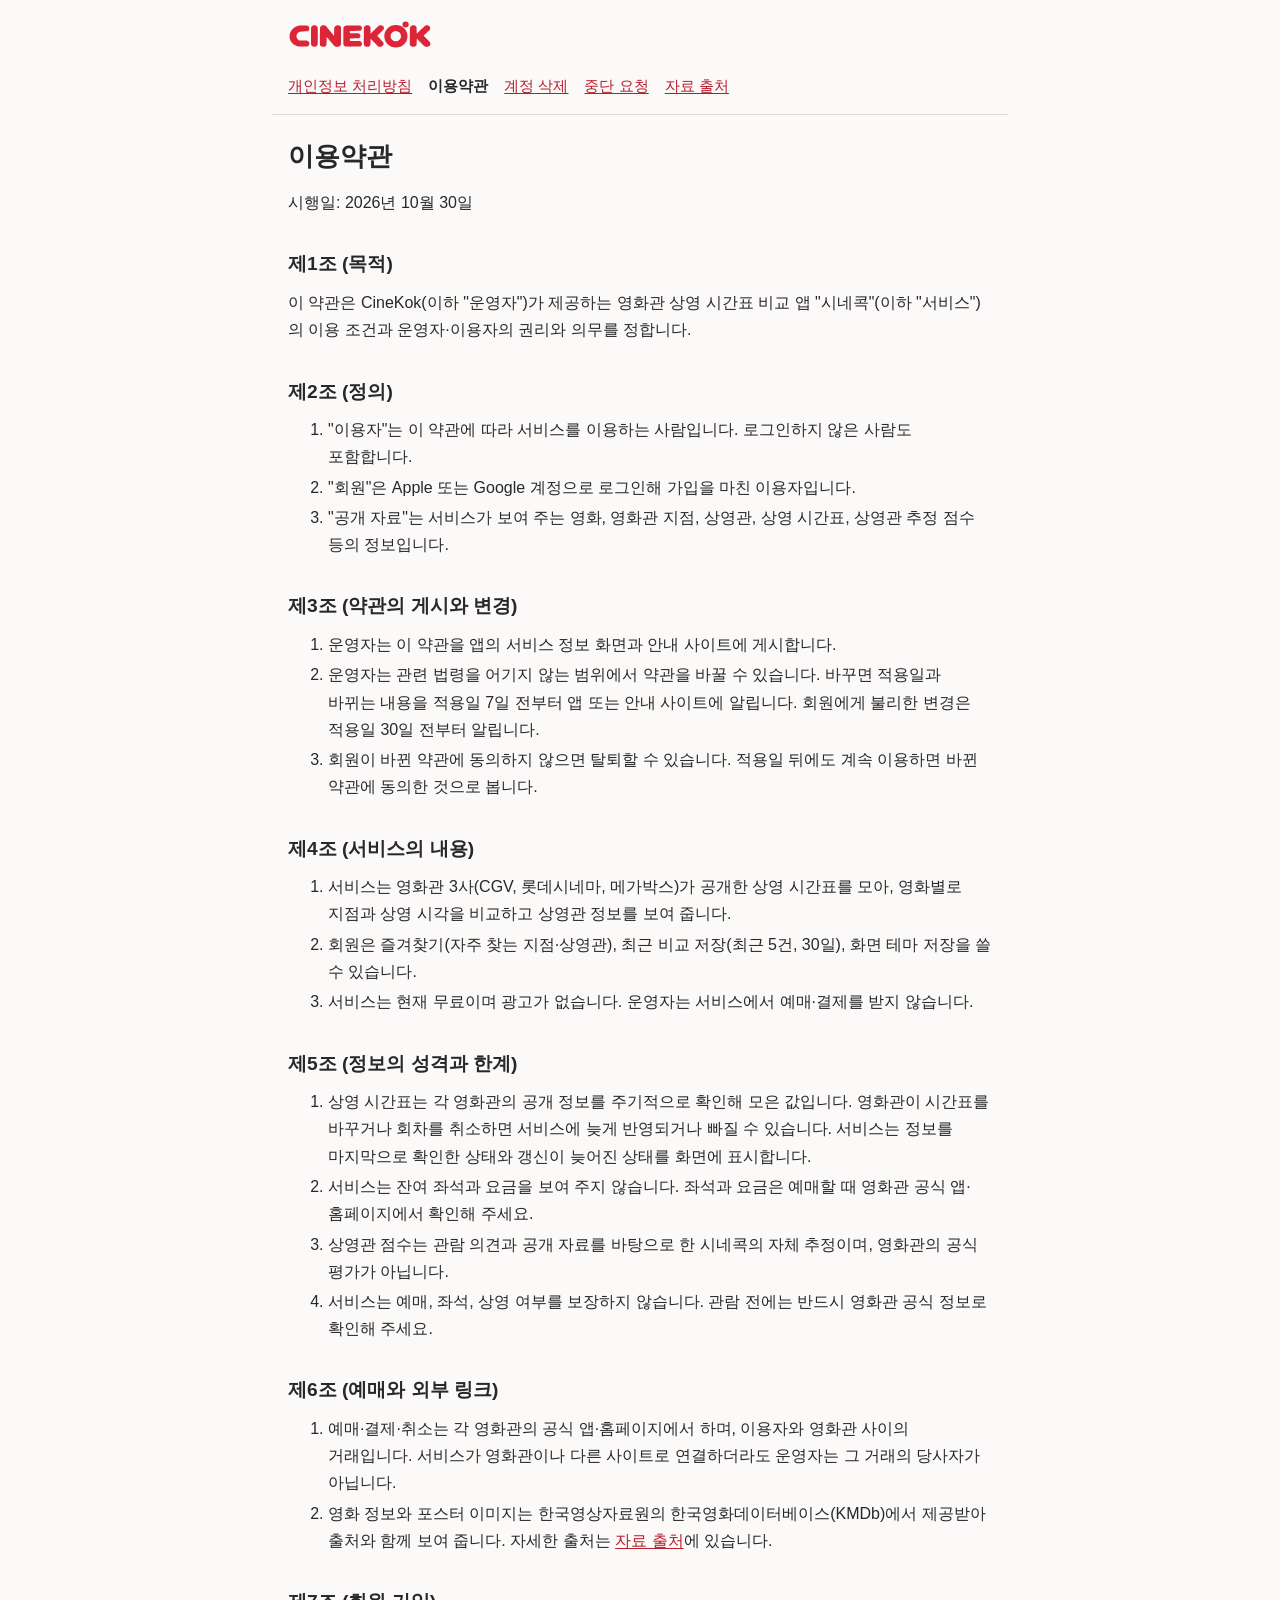
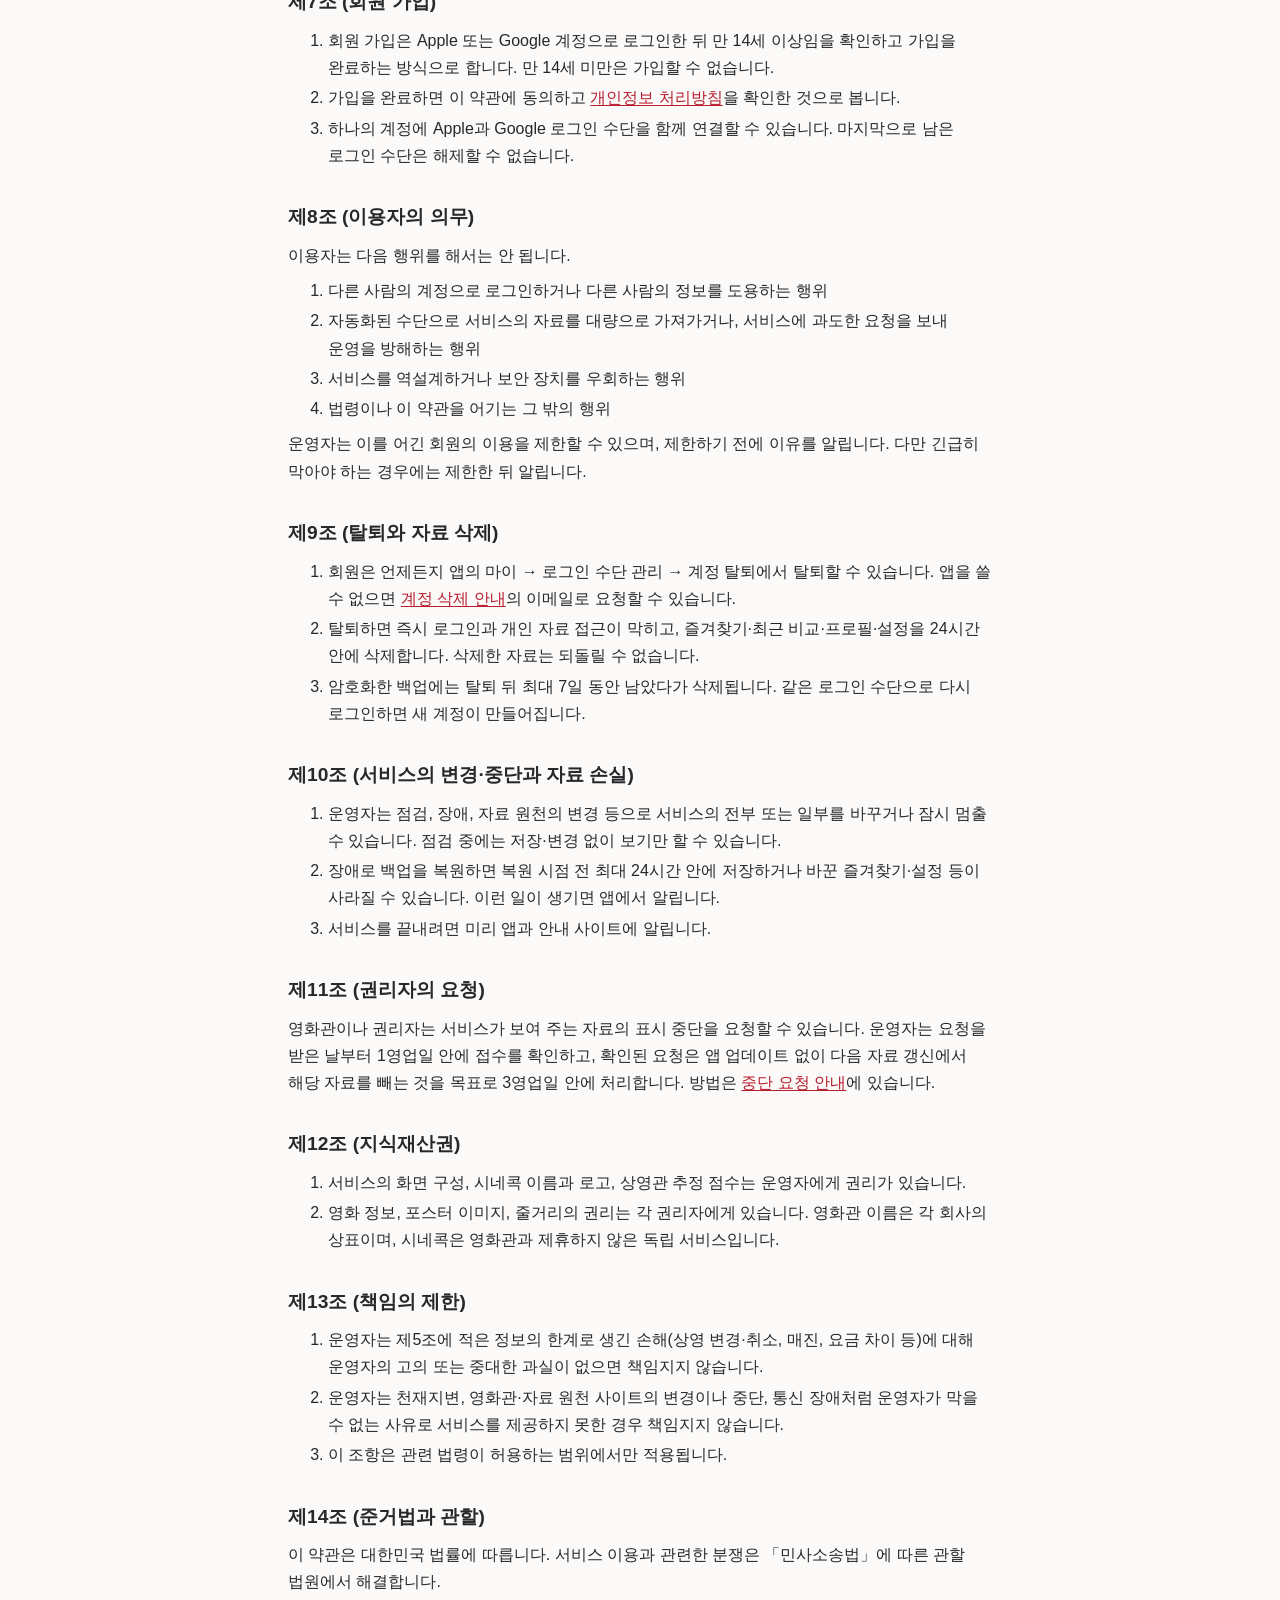
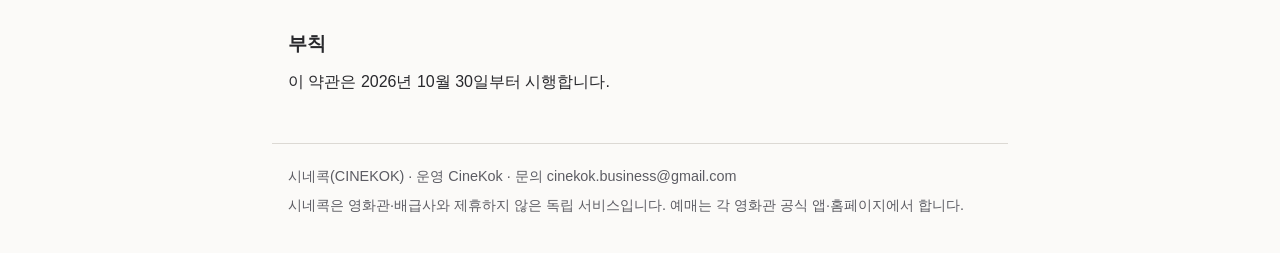
<file: terms.html>
<!doctype html>
<html lang="ko">
<head>
<meta charset="utf-8">
<meta name="viewport" content="width=device-width, initial-scale=1">
<meta http-equiv="Content-Security-Policy" content="default-src 'none'; style-src 'self'; img-src 'self'; base-uri 'none'; form-action 'none'">
<meta name="referrer" content="no-referrer">
<meta name="description" content="시네콕 서비스 이용 조건과 정보의 한계, 계정과 탈퇴를 안내합니다.">
<title>이용약관 · 시네콕</title>
<link rel="icon" href="assets/favicon.svg" type="image/svg+xml">
<link rel="stylesheet" href="style.css">
</head>
<body>
<a class="skip" href="#main">본문으로 건너뛰기</a>
<header>
<a class="home" href="index.html"><picture><source srcset="assets/wordmark-dark.svg" media="(prefers-color-scheme: dark)"><img src="assets/wordmark.svg" alt="시네콕 홈" width="144" height="29"></picture></a>
<nav aria-label="안내 페이지"><ul><li><a href="privacy.html">개인정보 처리방침</a></li><li><a href="terms.html" aria-current="page">이용약관</a></li><li><a href="delete-account.html">계정 삭제</a></li><li><a href="takedown.html">중단 요청</a></li><li><a href="sources.html">자료 출처</a></li></ul></nav>
</header>
<main id="main">
<h1>이용약관</h1>
<p>시행일: 2026년 10월 30일</p>
<h2 id="s1">제1조 (목적)</h2>
<p>이 약관은 CineKok(이하 "운영자")가 제공하는 영화관 상영 시간표 비교 앱 "시네콕"(이하 "서비스")의 이용 조건과 운영자·이용자의 권리와 의무를 정합니다.</p>
<h2 id="s2">제2조 (정의)</h2>
<ol><li>"이용자"는 이 약관에 따라 서비스를 이용하는 사람입니다. 로그인하지 않은 사람도 포함합니다.</li><li>"회원"은 Apple 또는 Google 계정으로 로그인해 가입을 마친 이용자입니다.</li><li>"공개 자료"는 서비스가 보여 주는 영화, 영화관 지점, 상영관, 상영 시간표, 상영관 추정 점수 등의 정보입니다.</li></ol>
<h2 id="s3">제3조 (약관의 게시와 변경)</h2>
<ol><li>운영자는 이 약관을 앱의 서비스 정보 화면과 안내 사이트에 게시합니다.</li><li>운영자는 관련 법령을 어기지 않는 범위에서 약관을 바꿀 수 있습니다. 바꾸면 적용일과 바뀌는 내용을 적용일 7일 전부터 앱 또는 안내 사이트에 알립니다. 회원에게 불리한 변경은 적용일 30일 전부터 알립니다.</li><li>회원이 바뀐 약관에 동의하지 않으면 탈퇴할 수 있습니다. 적용일 뒤에도 계속 이용하면 바뀐 약관에 동의한 것으로 봅니다.</li></ol>
<h2 id="s4">제4조 (서비스의 내용)</h2>
<ol><li>서비스는 영화관 3사(CGV, 롯데시네마, 메가박스)가 공개한 상영 시간표를 모아, 영화별로 지점과 상영 시각을 비교하고 상영관 정보를 보여 줍니다.</li><li>회원은 즐겨찾기(자주 찾는 지점·상영관), 최근 비교 저장(최근 5건, 30일), 화면 테마 저장을 쓸 수 있습니다.</li><li>서비스는 현재 무료이며 광고가 없습니다. 운영자는 서비스에서 예매·결제를 받지 않습니다.</li></ol>
<h2 id="s5">제5조 (정보의 성격과 한계)</h2>
<ol><li>상영 시간표는 각 영화관의 공개 정보를 주기적으로 확인해 모은 값입니다. 영화관이 시간표를 바꾸거나 회차를 취소하면 서비스에 늦게 반영되거나 빠질 수 있습니다. 서비스는 정보를 마지막으로 확인한 상태와 갱신이 늦어진 상태를 화면에 표시합니다.</li><li>서비스는 잔여 좌석과 요금을 보여 주지 않습니다. 좌석과 요금은 예매할 때 영화관 공식 앱·홈페이지에서 확인해 주세요.</li><li>상영관 점수는 관람 의견과 공개 자료를 바탕으로 한 시네콕의 자체 추정이며, 영화관의 공식 평가가 아닙니다.</li><li>서비스는 예매, 좌석, 상영 여부를 보장하지 않습니다. 관람 전에는 반드시 영화관 공식 정보로 확인해 주세요.</li></ol>
<h2 id="s6">제6조 (예매와 외부 링크)</h2>
<ol><li>예매·결제·취소는 각 영화관의 공식 앱·홈페이지에서 하며, 이용자와 영화관 사이의 거래입니다. 서비스가 영화관이나 다른 사이트로 연결하더라도 운영자는 그 거래의 당사자가 아닙니다.</li><li>영화 정보와 포스터 이미지는 한국영상자료원의 한국영화데이터베이스(KMDb)에서 제공받아 출처와 함께 보여 줍니다. 자세한 출처는 <a href="sources.html">자료 출처</a>에 있습니다.</li></ol>
<h2 id="s7">제7조 (회원 가입)</h2>
<ol><li>회원 가입은 Apple 또는 Google 계정으로 로그인한 뒤 만 14세 이상임을 확인하고 가입을 완료하는 방식으로 합니다. 만 14세 미만은 가입할 수 없습니다.</li><li>가입을 완료하면 이 약관에 동의하고 <a href="privacy.html">개인정보 처리방침</a>을 확인한 것으로 봅니다.</li><li>하나의 계정에 Apple과 Google 로그인 수단을 함께 연결할 수 있습니다. 마지막으로 남은 로그인 수단은 해제할 수 없습니다.</li></ol>
<h2 id="s8">제8조 (이용자의 의무)</h2>
<p>이용자는 다음 행위를 해서는 안 됩니다.</p>
<ol><li>다른 사람의 계정으로 로그인하거나 다른 사람의 정보를 도용하는 행위</li><li>자동화된 수단으로 서비스의 자료를 대량으로 가져가거나, 서비스에 과도한 요청을 보내 운영을 방해하는 행위</li><li>서비스를 역설계하거나 보안 장치를 우회하는 행위</li><li>법령이나 이 약관을 어기는 그 밖의 행위</li></ol>
<p>운영자는 이를 어긴 회원의 이용을 제한할 수 있으며, 제한하기 전에 이유를 알립니다. 다만 긴급히 막아야 하는 경우에는 제한한 뒤 알립니다.</p>
<h2 id="s9">제9조 (탈퇴와 자료 삭제)</h2>
<ol><li>회원은 언제든지 앱의 마이 → 로그인 수단 관리 → 계정 탈퇴에서 탈퇴할 수 있습니다. 앱을 쓸 수 없으면 <a href="delete-account.html">계정 삭제 안내</a>의 이메일로 요청할 수 있습니다.</li><li>탈퇴하면 즉시 로그인과 개인 자료 접근이 막히고, 즐겨찾기·최근 비교·프로필·설정을 24시간 안에 삭제합니다. 삭제한 자료는 되돌릴 수 없습니다.</li><li>암호화한 백업에는 탈퇴 뒤 최대 7일 동안 남았다가 삭제됩니다. 같은 로그인 수단으로 다시 로그인하면 새 계정이 만들어집니다.</li></ol>
<h2 id="s10">제10조 (서비스의 변경·중단과 자료 손실)</h2>
<ol><li>운영자는 점검, 장애, 자료 원천의 변경 등으로 서비스의 전부 또는 일부를 바꾸거나 잠시 멈출 수 있습니다. 점검 중에는 저장·변경 없이 보기만 할 수 있습니다.</li><li>장애로 백업을 복원하면 복원 시점 전 최대 24시간 안에 저장하거나 바꾼 즐겨찾기·설정 등이 사라질 수 있습니다. 이런 일이 생기면 앱에서 알립니다.</li><li>서비스를 끝내려면 미리 앱과 안내 사이트에 알립니다.</li></ol>
<h2 id="s11">제11조 (권리자의 요청)</h2>
<p>영화관이나 권리자는 서비스가 보여 주는 자료의 표시 중단을 요청할 수 있습니다. 운영자는 요청을 받은 날부터 1영업일 안에 접수를 확인하고, 확인된 요청은 앱 업데이트 없이 다음 자료 갱신에서 해당 자료를 빼는 것을 목표로 3영업일 안에 처리합니다. 방법은 <a href="takedown.html">중단 요청 안내</a>에 있습니다.</p>
<h2 id="s12">제12조 (지식재산권)</h2>
<ol><li>서비스의 화면 구성, 시네콕 이름과 로고, 상영관 추정 점수는 운영자에게 권리가 있습니다.</li><li>영화 정보, 포스터 이미지, 줄거리의 권리는 각 권리자에게 있습니다. 영화관 이름은 각 회사의 상표이며, 시네콕은 영화관과 제휴하지 않은 독립 서비스입니다.</li></ol>
<h2 id="s13">제13조 (책임의 제한)</h2>
<ol><li>운영자는 제5조에 적은 정보의 한계로 생긴 손해(상영 변경·취소, 매진, 요금 차이 등)에 대해 운영자의 고의 또는 중대한 과실이 없으면 책임지지 않습니다.</li><li>운영자는 천재지변, 영화관·자료 원천 사이트의 변경이나 중단, 통신 장애처럼 운영자가 막을 수 없는 사유로 서비스를 제공하지 못한 경우 책임지지 않습니다.</li><li>이 조항은 관련 법령이 허용하는 범위에서만 적용됩니다.</li></ol>
<h2 id="s14">제14조 (준거법과 관할)</h2>
<p>이 약관은 대한민국 법률에 따릅니다. 서비스 이용과 관련한 분쟁은 「민사소송법」에 따른 관할 법원에서 해결합니다.</p>
<h2 id="s15">부칙</h2>
<p>이 약관은 2026년 10월 30일부터 시행합니다.</p>
</main>
<footer>
<p>시네콕(CINEKOK) · 운영 CineKok · 문의 cinekok.business@gmail.com</p>
<p>시네콕은 영화관·배급사와 제휴하지 않은 독립 서비스입니다. 예매는 각 영화관 공식 앱·홈페이지에서 합니다.</p>
</footer>
</body>
</html>
</file>
<file: style.css>
:root{color-scheme:light dark;--bg:#fbfaf8;--fg:#28282c;--muted:#5c5c63;--line:#dcd9d4;--accent:#b81d2e;--mark:#fff1b8;--code:#f0eeea}
@media (prefers-color-scheme:dark){:root{--bg:#18191c;--fg:#ecebe8;--muted:#b4b3b0;--line:#3a3b40;--accent:#ff8a96;--mark:#5a4a00;--code:#26272b}}
*{box-sizing:border-box}
html{-webkit-text-size-adjust:100%;text-size-adjust:100%}
body{margin:0;background:var(--bg);color:var(--fg);font:1rem/1.7 -apple-system,BlinkMacSystemFont,"Apple SD Gothic Neo","Noto Sans KR","Malgun Gothic",sans-serif;word-break:keep-all;overflow-wrap:anywhere}
a{color:var(--accent);text-underline-offset:.15em}
a:focus-visible{outline:3px solid var(--accent);outline-offset:2px}
.skip{position:absolute;left:-9999px}.skip:focus{left:1rem;top:1rem;background:var(--bg);padding:.5rem 1rem;z-index:1}
header,main,footer{max-width:46rem;margin:0 auto;padding:0 1rem}
header{padding-top:1.25rem;padding-bottom:.75rem;border-bottom:1px solid var(--line)}
header .home{display:inline-block}header img{display:block;width:9rem;height:auto}
nav ul{list-style:none;margin:.75rem 0 0;padding:0;display:flex;flex-wrap:wrap;gap:.25rem 1rem;font-size:.95rem}
nav a[aria-current=page]{color:var(--fg);font-weight:700;text-decoration:none}
main{padding-top:1.5rem;padding-bottom:2.5rem}
h1{font-size:1.6rem;line-height:1.35;margin:0 0 1rem}h2{font-size:1.2rem;margin:2rem 0 .5rem}h3{font-size:1.05rem;margin:1.5rem 0 .5rem}
p,ul,ol{margin:.5rem 0}li{margin:.2rem 0}
.table{overflow-x:auto;margin:.75rem 0}
table{border-collapse:collapse;width:100%;font-size:.95rem}
th,td{border:1px solid var(--line);padding:.45rem .6rem;text-align:left;vertical-align:top}
th{background:var(--code)}
code{background:var(--code);padding:.05em .3em;border-radius:3px;font-size:.92em}
mark{background:var(--mark);color:inherit;padding:0 .2em}
footer{border-top:1px solid var(--line);padding-top:1rem;padding-bottom:2rem;color:var(--muted);font-size:.9rem}
footer p{margin:.25rem 0}
</file>
